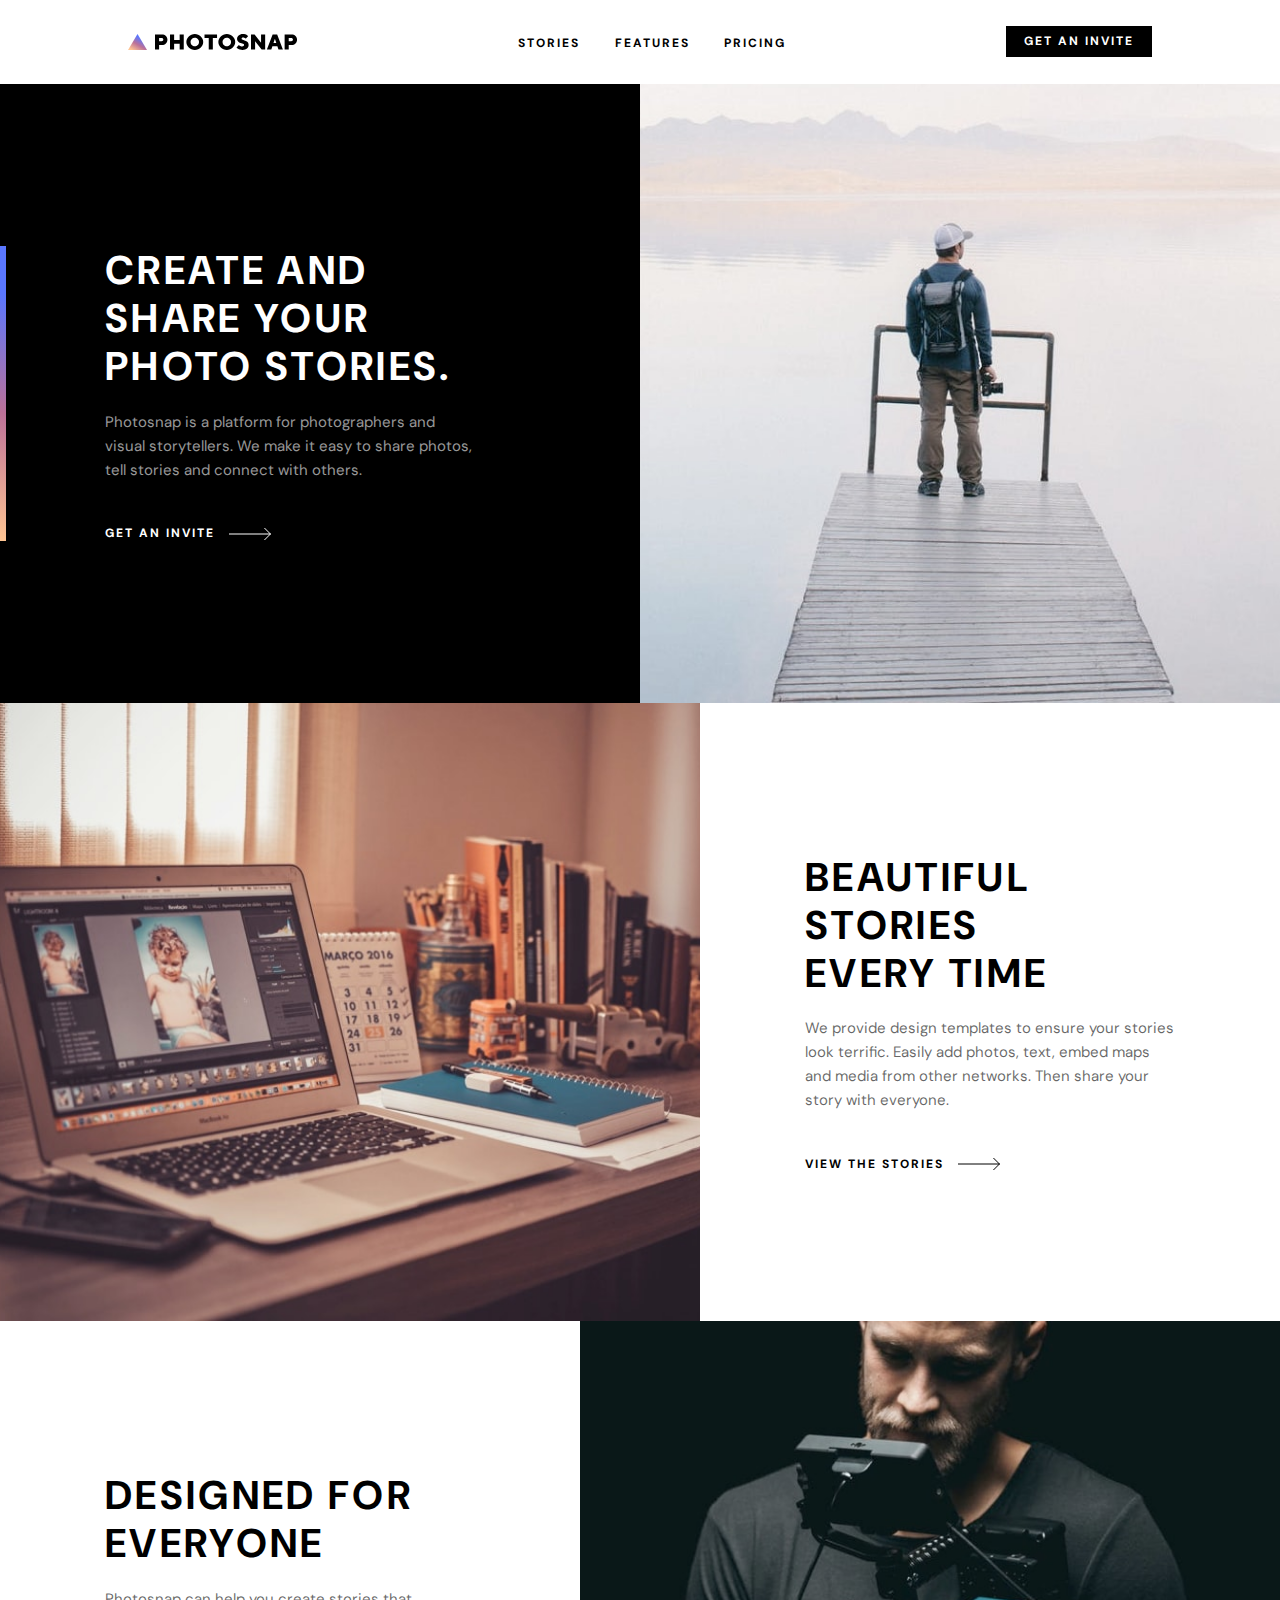
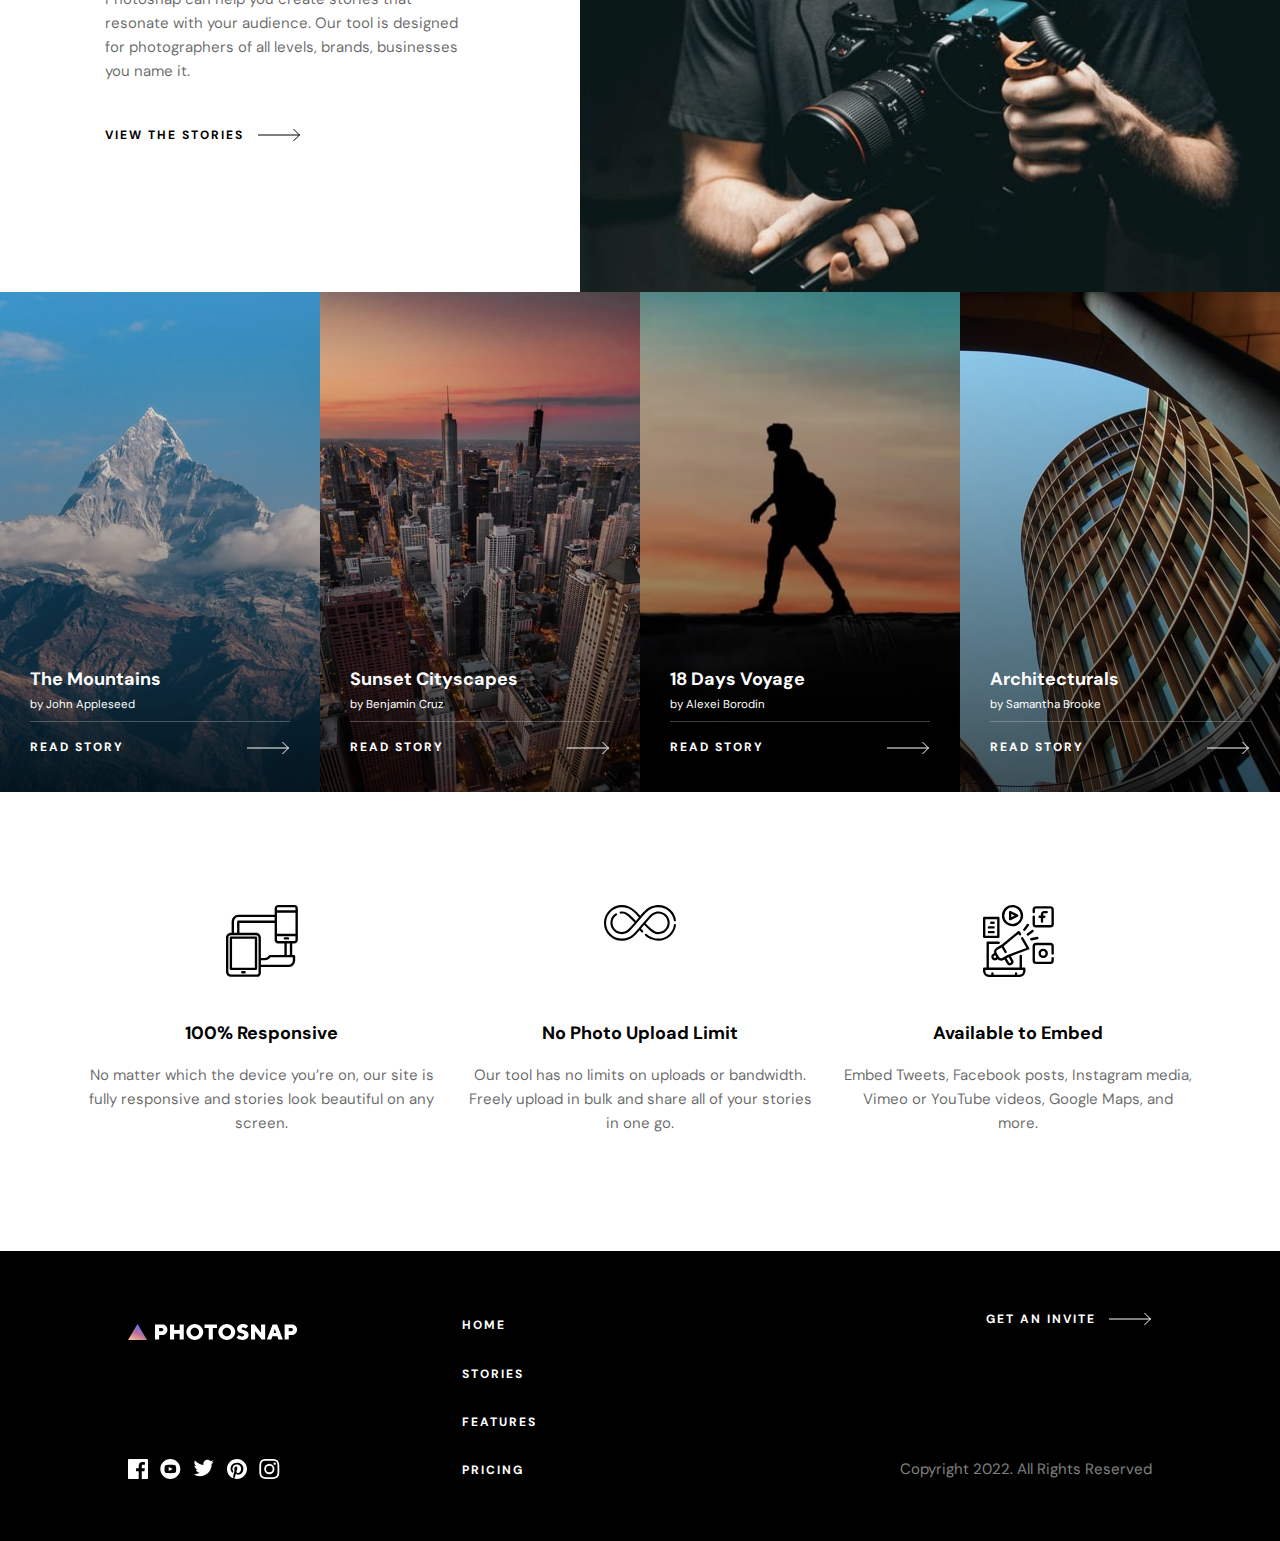
<file: index.html>
<!DOCTYPE html>
<html lang="en">
<head>
  <meta charset="UTF-8">
  <meta name="viewport" content="width=device-width, initial-scale=1.0">

  <link rel="icon" type="image/png" sizes="32x32" href="./assets/favicon-32x32.png">
  <link rel="preconnect" href="https://fonts.googleapis.com">
  <link rel="preconnect" href="https://fonts.gstatic.com" crossorigin>
  <link href="https://fonts.googleapis.com/css2?family=DM+Sans:wght@400;700&display=swap" rel="stylesheet">
  <link rel="stylesheet" href="style.css">
  <script defer src="scripts/script.js"></script>
  <title>Frontend Mentor | Photosnap Website Challenge</title>
</head>
<body>
  <header>
    <div class="header container flex-ai-center">
      <div class="logo">
        <a href="index.html">
          <img src="assets/shared/desktop/logo.svg" alt="logo">
        </a>
      </div>
      <nav>
        <ul class="desktop-menu__nav flex-ai-center">
          <li><a class="nav-link uppercase" href="stories.html">Stories</a></li>
          <li><a class="nav-link uppercase" href="features.html">Features</a></li>
          <li><a class="nav-link uppercase" href="pricing.html">Pricing</a></li>
        </ul>
      </nav>
      <a href="pricing.html" class="button button__bg-black header-button invite-btn fs-link uppercase">Get an invite</a>
      <button id="mobile-button" class="mobile-menu__button"></button>
    </div>
    <div class="overlay"></div>
    <div id="mobile-menu" class="mobile-menu">
      <nav>
        <ul class="mobile-menu__nav">
          <li><a class="uppercase color-black" href="stories.html">Stories</a></li>
          <li><a class="uppercase color-black" href="features.html">Features</a></li>
          <li><a class="uppercase color-black" href="pricing.html">Pricing</a></li>
        </ul>
      </nav>
      <a href="pricing.html" class="button__mobile color-white uppercase">Get an invite</a>
    </div>
  </header>
  <section class="hero">
    <div class="wrapper">
      <div class="hero__intro">
        <h1 class="max-title uppercase">Create and <span>share your</span> <span>photo Stories.</span></h1>
        <p class="text-flow">Photosnap is a platform for photographers and visual storytellers. We make it 
          easy to share photos, tell stories and connect with others.</p>
        <a class="invite-link uppercase color-white flex-ai-center" href="pricing.html">
          Get an invite
          <img class="arrow" src="assets/shared/desktop/arrow.svg" alt="arrow">
        </a>
      </div>
    </div>
    <div class="hero__image hero__image--homepage bg-image-settings"></div>
  </section>

  <section class="about">
    <div class="about__item item-stories">
      <h2 class="max-title color-black uppercase">Beautiful <span>stories</span> <span>every time</span></h2>
      <p class="text-flow color-white">We provide design templates to ensure your stories look terrific. Easily add 
        photos, text, embed maps and media from other networks. Then share your story 
        with everyone.</p>
      <a class="about__item--link uppercase color-black flex-ai-center" href="stories.html">
        View the stories
        <img class="arrow--black" src="assets/shared/desktop/arrow.svg" alt="arrow">
      </a>
    </div>
    <div class="about__item item-design">
      <h2 class="max-title color-black uppercase"> Designed for <span>everyone</span></h2>
      <p class="text-flow color-white">Photosnap can help you create stories that resonate with your audience.  Our 
        tool is designed for photographers of all levels, brands, businesses you name it. </p>
      <a class="about__item--link uppercase color-black flex-ai-center" href="stories.html">
        View the stories
        <img class="arrow--black" src="assets/shared/desktop/arrow.svg" alt="arrow">
      </a>
    </div>
    <div class="about__image bg-image-settings item-stories__image"></div>
    <div class="about__image bg-image-settings item-design__image"></div>
  </section>

  <section class="blog">
    <div class="blog__item blog__item--1 bg-image-settings">
      <div class="blog__item--content">
        <h3 class="min-title color-white">The Mountains</h3>
        <p class="subtitle color-white">by John Appleseed</p>
        <a class="blog__item--link uppercase color-white flex-ai-center" href="stories.html">
          Read Story
          <img class="arrow" src="assets/shared/desktop/arrow.svg" alt="arrow">
        </a>
      </div>
    </div>
    <div class="blog__item blog__item--2 bg-image-settings">
      <div class="blog__item--content">
        <h3 class="min-title color-white">Sunset Cityscapes</h3>
        <p class="subtitle color-white">by Benjamin Cruz</p>
        <a class="blog__item--link uppercase color-white flex-ai-center" href="stories.html">
          Read Story
          <img class="arrow" src="assets/shared/desktop/arrow.svg" alt="arrow">
        </a>
      </div>
    </div>
    <div class="blog__item blog__item--3 bg-image-settings">
      <div class="blog__item--content">
        <h3 class="min-title color-white">18 Days Voyage</h3>
        <p class="subtitle color-white">by Alexei Borodin</p>
        <a class="blog__item--link uppercase color-white flex-ai-center" href="stories.html">
          Read Story
          <img class="arrow" src="assets/shared/desktop/arrow.svg" alt="arrow">
        </a>
      </div>
    </div>
    <div class="blog__item blog__item--4 bg-image-settings">
      <div class="blog__item--content">
        <h3 class="min-title color-white">Architecturals</h3>
        <p class="subtitle color-white">by Samantha Brooke</p>
        <a class="blog__item--link uppercase color-white flex-ai-center" href="stories.html">
          Read Story
          <img class="arrow" src="assets/shared/desktop/arrow.svg" alt="arrow">
        </a>
      </div>
    </div>
  </section>
  <section class="features">
    <div class="features-container container">
      <div class="feature__item">
        <img class="feature__item--img" src="assets/features/desktop/responsive.svg" alt="devices">
        <div class="feature__item--body">
          <h3 class="min-title color-black">100% Responsive</h3>
          <p>No matter which the device you’re on, our site is fully responsive and stories 
            look beautiful on any screen.</p>
        </div>
      </div>
      <div class="feature__item">
        <img class="feature__item--img" src="assets/features/desktop/no-limit.svg" alt="infinity sign">
        <div class="feature__item--body">
          <h3 class="min-title color-black">No Photo Upload Limit</h3>
          <p>Our tool has no limits on uploads or bandwidth. Freely upload in bulk and 
          share all of your stories in one go.
        </div>
        </p>
      </div>
      <div class="feature__item">
        <img class="feature__item--img" src="assets/features/desktop/embed.svg" alt="logos">
        <div class="feature__item--body">
          <h3 class="min-title color-black">Available to Embed</h3>
          <p>Embed Tweets, Facebook posts, Instagram media, Vimeo or YouTube videos, 
            Google Maps, and more. </p>
        </div>
      </div>
    </div>
  </section>
  <footer>
    <div class="footer-container container">
      <img class="footer__logo" src="assets/shared/desktop/logo-footer.svg" alt="logo">
      
        <ul class="socials">
          <li>
            <a href="">
              <img class="social__link--icon" src="assets/shared/desktop/facebook.svg" alt="Facebook">
            </a>
          </li>
          <li>
            <a href="">
              <img class="social__link--icon" src="assets/shared/desktop/youtube.svg" alt="YouTube">
            </a>
          </li>
          <li>
            <a href="">
              <img class="social__link--icon" src="assets/shared/desktop/twitter.svg" alt="Twitter">
            </a>
          </li>
          <li>
            <a href=""><img class="social__link--icon" src="assets/shared/desktop/pinterest.svg" alt="Pinterest">
            </a>
          </li>
          <li>
            <a href=""><img class="social__link--icon" src="assets/shared/desktop/instagram.svg" alt="Instagram">
            </a>
          </li>
        </ul>
      
      
        <ul class="footer-menu__nav">
          <li><a class="footer-menu__nav--link uppercase color-white" href="index.html">Home</a></li>
          <li><a class="footer-menu__nav--link uppercase color-white" href="stories.html">Stories</a></li>
          <li><a class="footer-menu__nav--link uppercase color-white" href="features.html">Features</a></li>
          <li><a class="footer-menu__nav--link uppercase color-white" href="pricing.html">Pricing</a></li>
        </ul>
    
      <a class="invite-link footer__link uppercase color-white flex-ai-center" href="pricing.html">
        Get an invite
        <img class="arrow" src="assets/shared/desktop/arrow.svg" alt="arrow">
      </a>
      <p class="copyright">Copyright 2022. All Rights Reserved</p>
    </div>
  </footer>
</body>
</html>
</file>
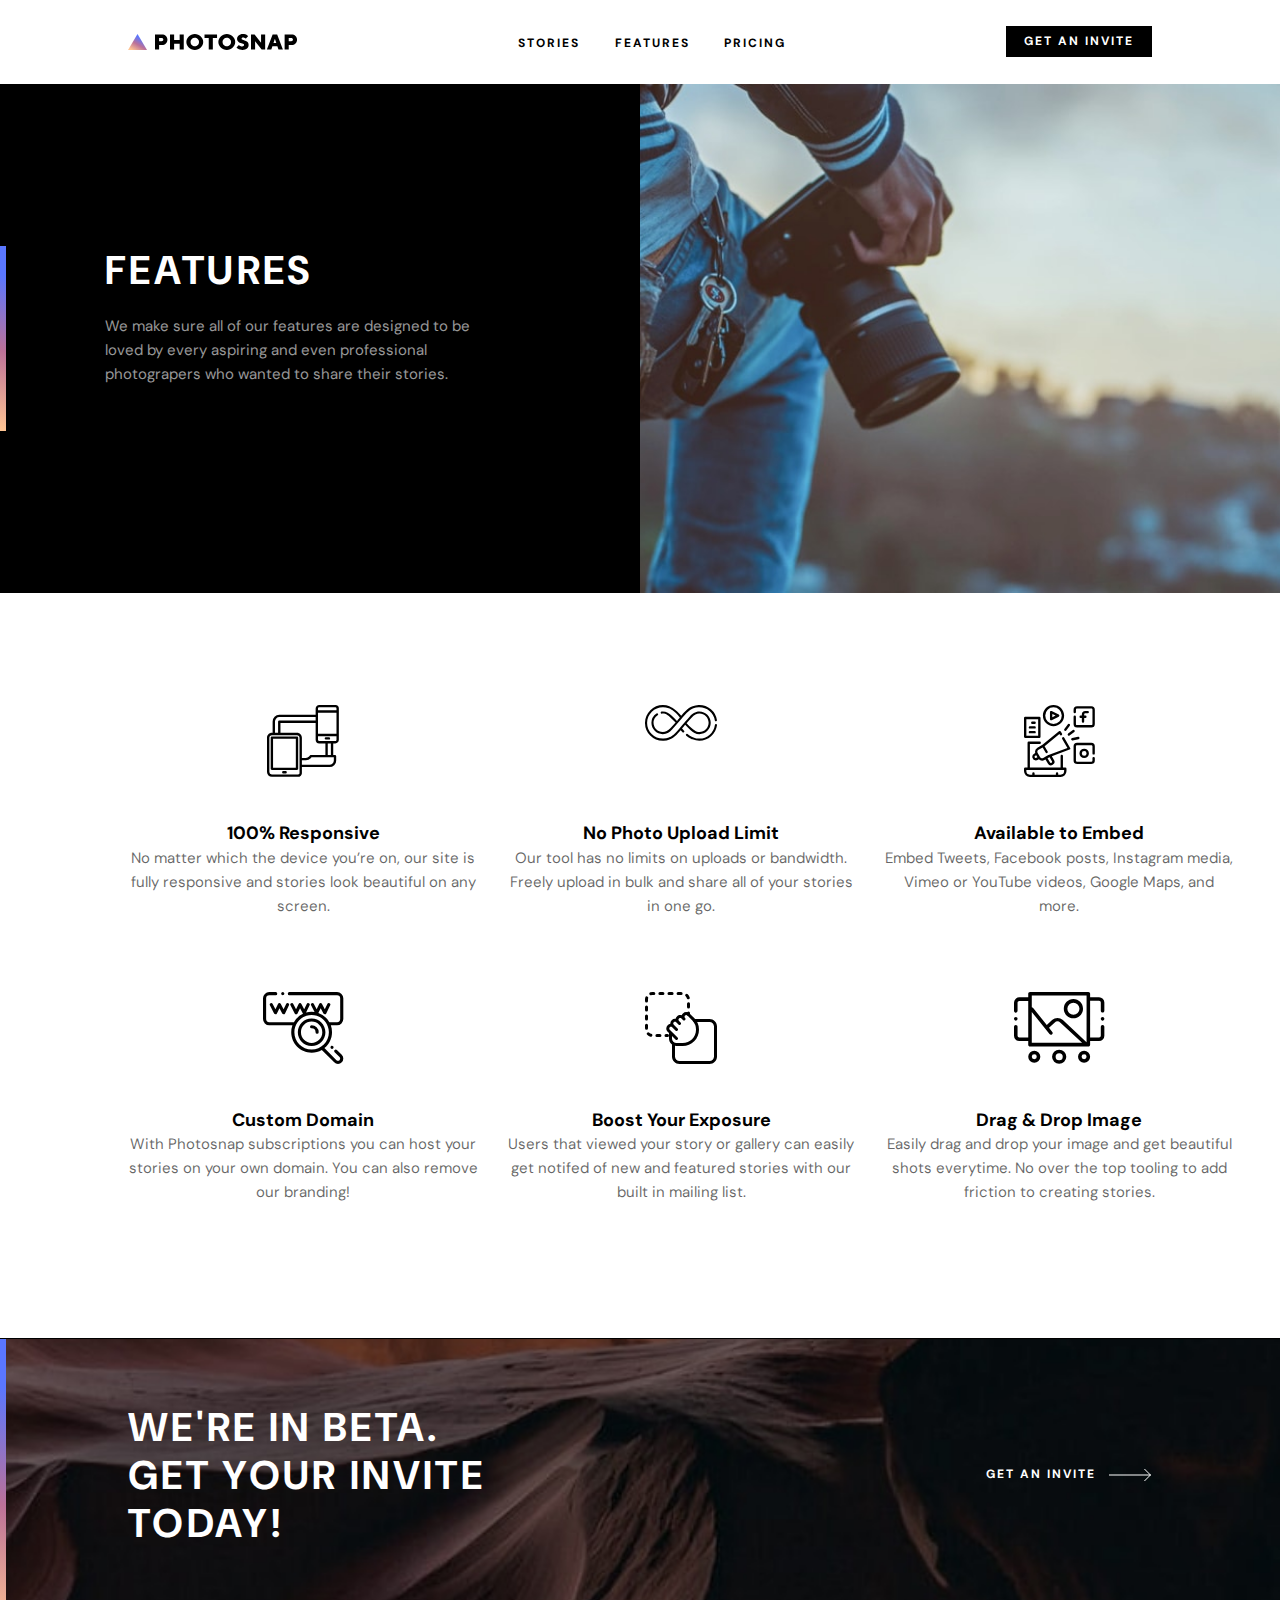
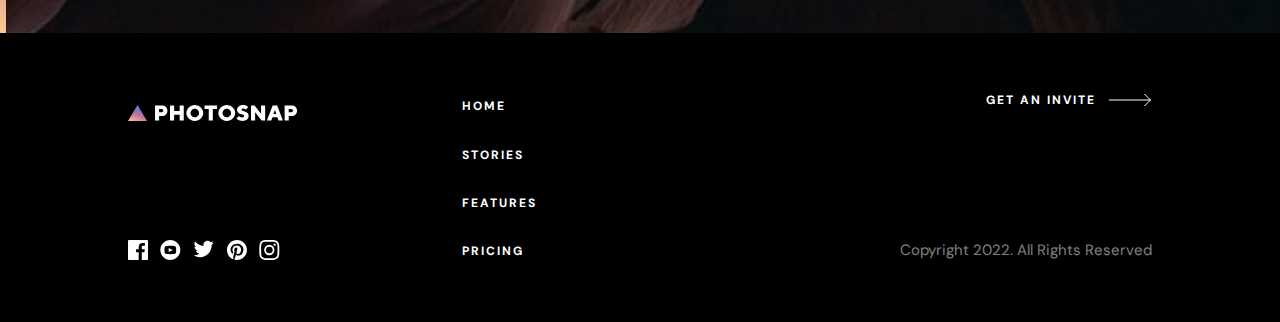
<file: features.html>
<!DOCTYPE html>
<html lang="en">
<head>
  <meta charset="UTF-8">
  <meta name="viewport" content="width=device-width, initial-scale=1.0">

  <link rel="icon" type="image/png" sizes="32x32" href="./assets/favicon-32x32.png">
  <link rel="icon" type="image/png" sizes="32x32" href="./assets/favicon-32x32.png">
  <link rel="preconnect" href="https://fonts.googleapis.com">
  <link rel="preconnect" href="https://fonts.gstatic.com" crossorigin>
  <link href="https://fonts.googleapis.com/css2?family=DM+Sans:wght@400;700&display=swap" rel="stylesheet">
  <link rel="stylesheet" href="style.css">
  <script defer src="scripts/script.js"></script>
  <title>Frontend Mentor | Photosnap Website Challenge</title>
</head>
<body>
  <header>
    <div class="header container flex-ai-center">
      <div class="logo">
        <a href="index.html">
          <img src="assets/shared/desktop/logo.svg" alt="logo">
        </a>
      </div>
      <nav>
        <ul class="desktop-menu__nav flex-ai-center">
          <li><a class="nav-link uppercase" href="stories.html">Stories</a></li>
          <li><a class="nav-link uppercase" href="features.html">Features</a></li>
          <li><a class="nav-link uppercase" href="pricing.html">Pricing</a></li>
        </ul>
      </nav>
      <a href="pricing.html" class="button button__bg-black header-button fs-link uppercase">Get an invite</a>
      <button id="mobile-button" class="mobile-menu__button"></button>
    </div>
    <div class="overlay"></div>
    <div id="mobile-menu" class="mobile-menu">
      <nav>
        <ul class="mobile-menu__nav">
          <li><a class="uppercase color-black" href="stories.html">Stories</a></li>
          <li><a class="uppercase color-black" href="features.html">Features</a></li>
          <li><a class="uppercase color-black" href="pricing.html">Pricing</a></li>
        </ul>
      </nav>
      <a href="pricing.html" class="button__mobile color-white uppercase">Get an invite</a>
    </div>
  </header>
  <section class="hero">
    <div class="wrapper">
      <div class="hero__intro">
        <h1 class="max-title uppercase"> Features</h1>
        <p class="text-flow"> We make sure all of our features are designed to be loved by every aspiring and even 
          professional photograpers who wanted to share their stories.</p>
      </div>
    </div>
    <div class="hero__image hero__image--feature bg-image-settings"></div>
  </section>
  <section class="features">
    <div class="features-page__container container">
      <div class="feature__item">
        <img class="feature__item--img" src="assets/features/desktop/responsive.svg" alt="devices">
        <div class="feature__item--body">
          <h2 class="min-title color-black">100% Responsive</h2>
          <p>No matter which the device you’re on, our site is fully responsive and stories 
            look beautiful on any screen.</p>
        </div>
      </div>
      <div class="feature__item">
        <img class="feature__item--img" src="assets/features/desktop/no-limit.svg" alt="infinity sign">
        <div class="feature__item--body">
          <h2 class="min-title color-black">No Photo Upload Limit</h2>
          <p>Our tool has no limits on uploads or bandwidth. Freely upload in bulk and 
          share all of your stories in one go.
        </div>
        </p>
      </div>
      <div class="feature__item">
        <img class="feature__item--img" src="assets/features/desktop/embed.svg" alt="logos">
        <div class="feature__item--body">
          <h2 class="min-title color-black">Available to Embed</h2>
          <p>Embed Tweets, Facebook posts, Instagram media, Vimeo or YouTube videos, 
            Google Maps, and more. </p>
        </div>
      </div>
      <div class="feature__item">
        <img class="feature__item--img" src="assets/features/desktop/custom-domain.svg" alt="devices">
        <div class="feature__item--body">
          <h2 class="min-title color-black">Custom Domain</h2>
          <p>With Photosnap subscriptions you can host your stories on your own domain. You can 
            also remove our branding!</p>
        </div>
      </div>
      <div class="feature__item">
        <img class="feature__item--img" src="assets/features/desktop/boost-exposure.svg" alt="devices">
        <div class="feature__item--body">
          <h2 class="min-title color-black">Boost Your Exposure</h2>
          <p>Users that viewed your story or gallery can easily get notifed of new and featured 
            stories with our built in mailing list.</p>
        </div>
      </div>
      <div class="feature__item">
        <img class="feature__item--img" src="assets/features/desktop/drag-drop.svg" alt="devices">
        <div class="feature__item--body">
          <h2 class="min-title color-black">Drag & Drop Image</h2>
          <p>Easily drag and drop your image and get beautiful shots everytime. No over the top 
            tooling to add friction to creating stories.</p>
        </div>
      </div>
    </div>
  </section>
  <section class="beta bg-image-settings">
    <div class="beta__container container">
      <h3 class="max-title uppercase color-white">We're in Beta. <br> Get your invite <br> today!</h3>
      <a class="beta__link invite-link uppercase color-white flex-ai-center" href="#">
        Get an invite
        <img class="arrow" src="assets/shared/desktop/arrow.svg" alt="arrow">
      </a>
    </div>
  </section>
  <footer>
    <div class="footer-container container">
      <img class="footer__logo" src="assets/shared/desktop/logo-footer.svg" alt="logo">
      
        <ul class="socials">
          <li>
            <a href="">
              <img class="social__link--icon" src="assets/shared/desktop/facebook.svg" alt="Facebook">
            </a>
          </li>
          <li>
            <a href="">
              <img class="social__link--icon" src="assets/shared/desktop/youtube.svg" alt="YouTube">
            </a>
          </li>
          <li>
            <a href="">
              <img class="social__link--icon" src="assets/shared/desktop/twitter.svg" alt="Twitter">
            </a>
          </li>
          <li>
            <a href=""><img class="social__link--icon" src="assets/shared/desktop/pinterest.svg" alt="Pinterest">
            </a>
          </li>
          <li>
            <a href=""><img class="social__link--icon" src="assets/shared/desktop/instagram.svg" alt="Instagram">
            </a>
          </li>
        </ul>
      
      
        <ul class="footer-menu__nav">
          <li><a class="footer-menu__nav--link uppercase color-white" href="index.html">Home</a></li>
          <li><a class="footer-menu__nav--link uppercase color-white" href="stories.html">Stories</a></li>
          <li><a class="footer-menu__nav--link uppercase color-white" href="features.html">Features</a></li>
          <li><a class="footer-menu__nav--link uppercase color-white" href="pricing.html">Pricing</a></li>
        </ul>
    
      <a class="invite-link footer__link uppercase color-white flex-ai-center" href="pricing.html">
        Get an invite
        <img class="arrow" src="assets/shared/desktop/arrow.svg" alt="arrow">
      </a>
      <p class="copyright">Copyright 2022. All Rights Reserved</p>
    </div>
  </footer>
</body>
</html>
</file>
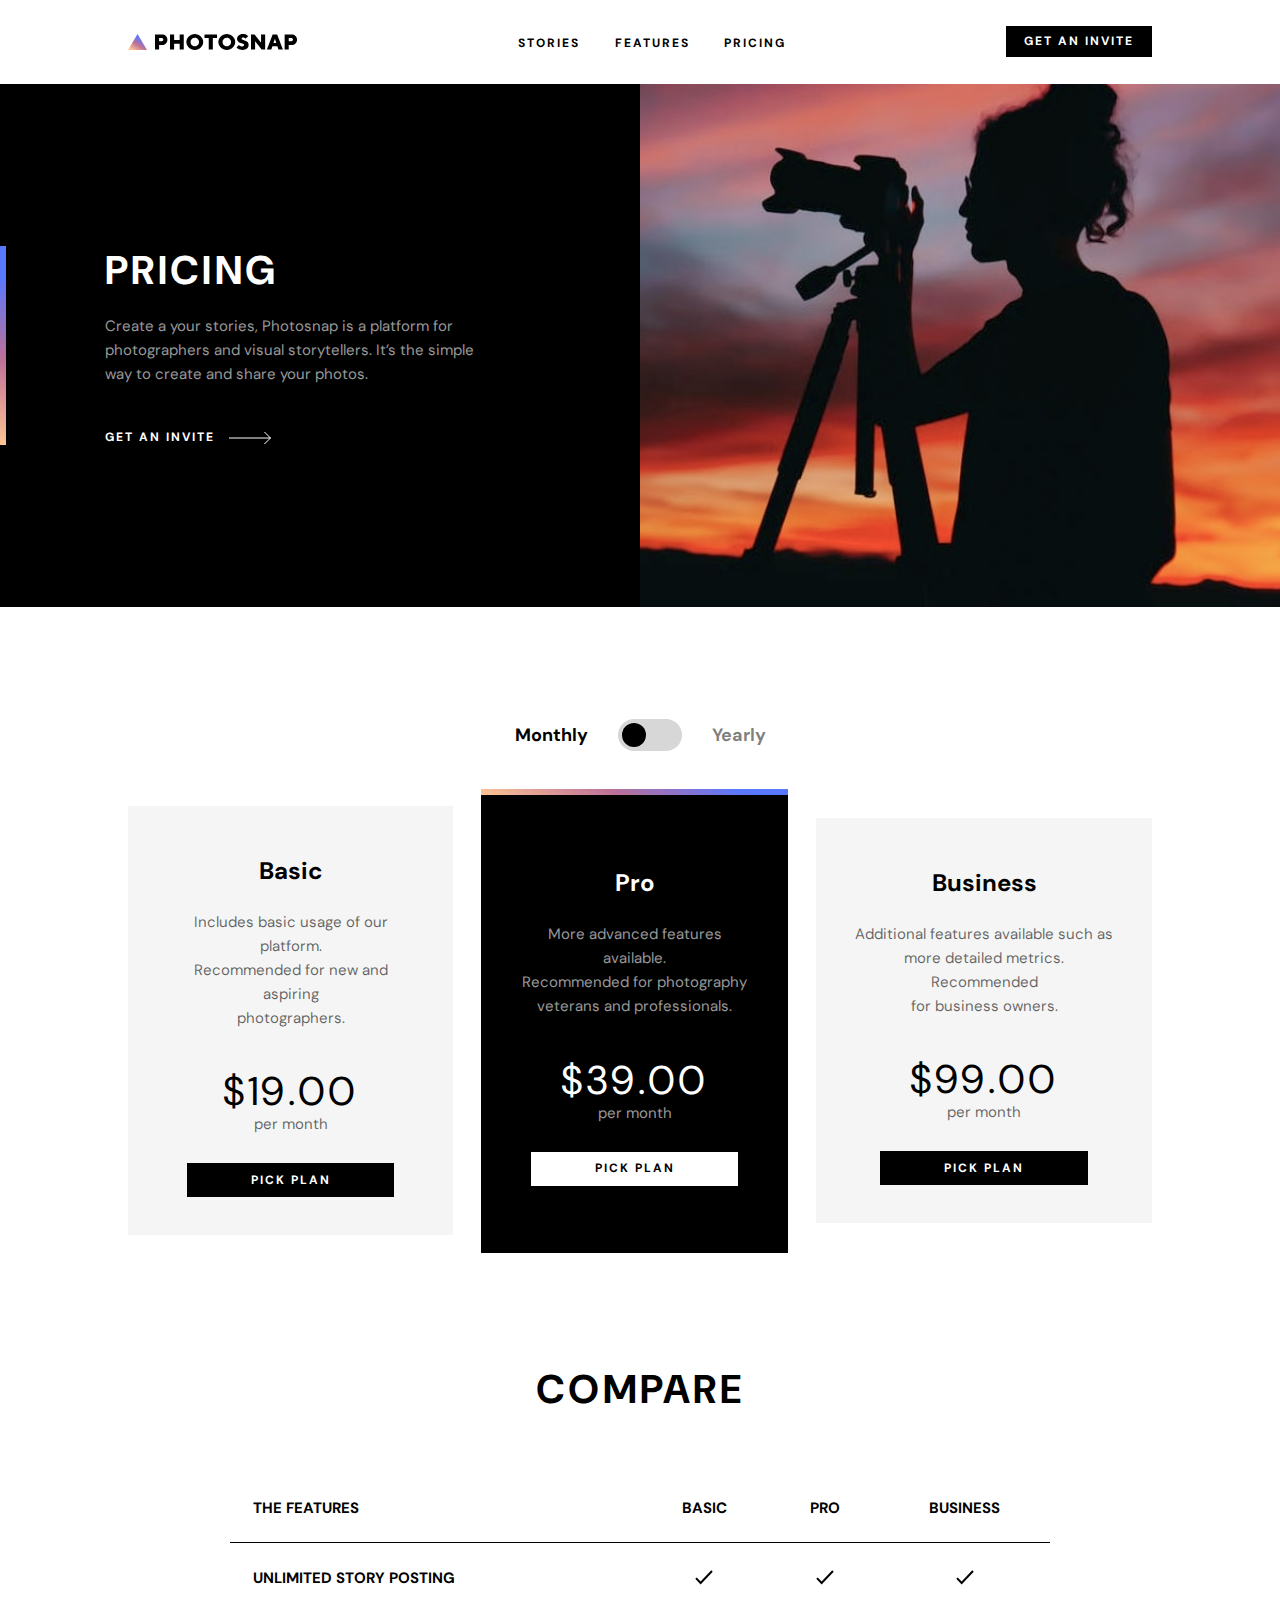
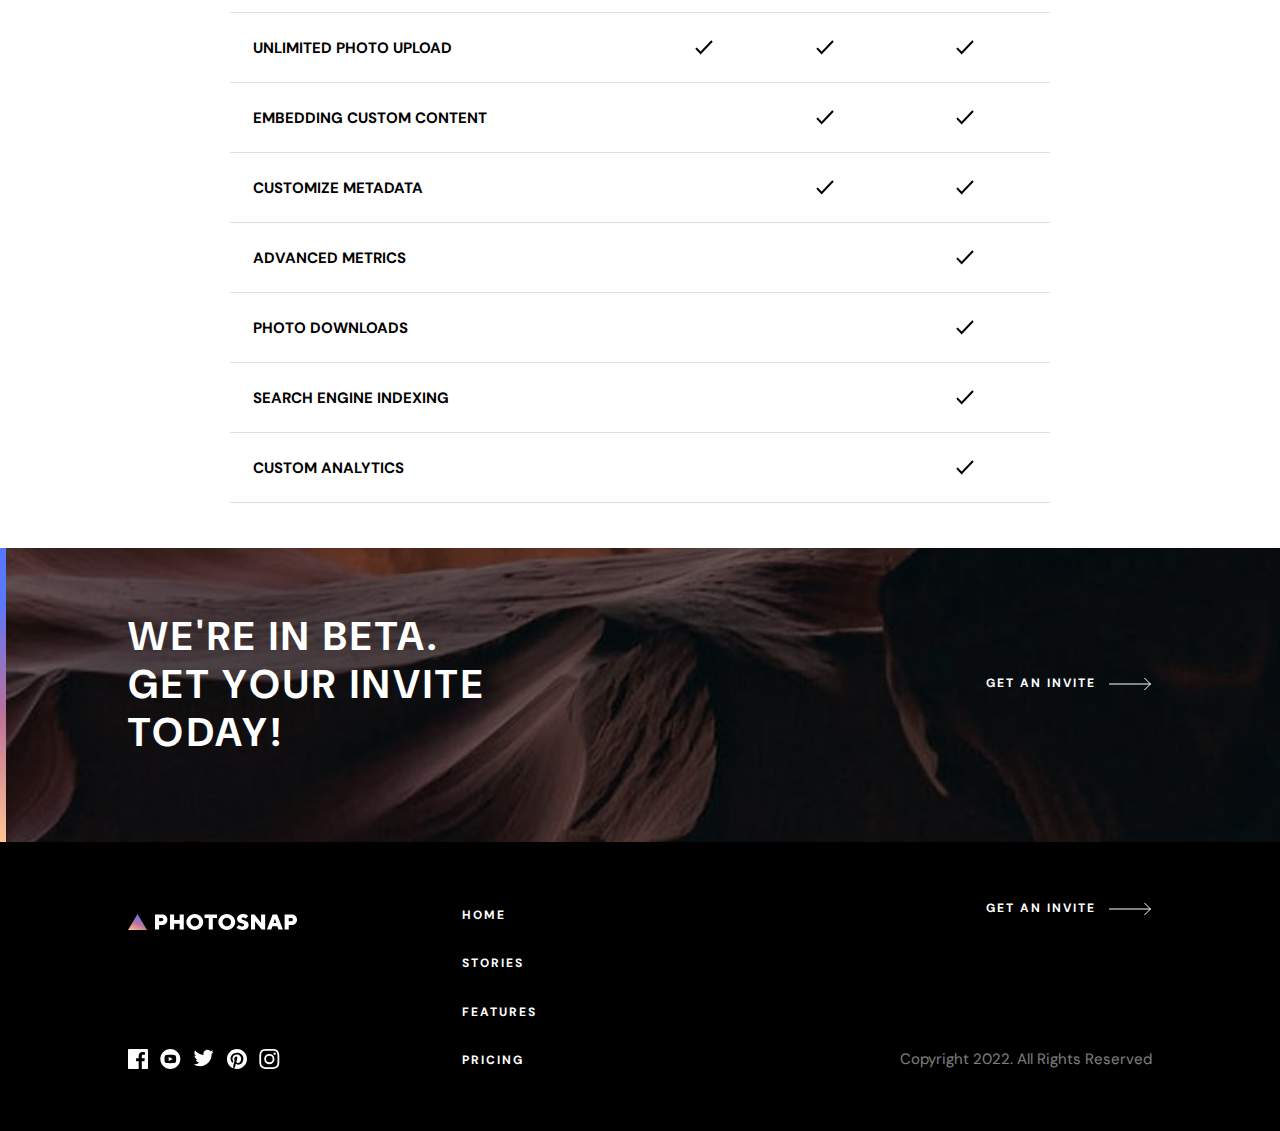
<file: pricing.html>
<!DOCTYPE html>
<html lang="en">
<head>
  <meta charset="UTF-8">
  <meta name="viewport" content="width=device-width, initial-scale=1.0">

  <link rel="icon" type="image/png" sizes="32x32" href="./assets/favicon-32x32.png">
  <link rel="icon" type="image/png" sizes="32x32" href="./assets/favicon-32x32.png">
  <link rel="preconnect" href="https://fonts.googleapis.com">
  <link rel="preconnect" href="https://fonts.gstatic.com" crossorigin>
  <link href="https://fonts.googleapis.com/css2?family=DM+Sans:wght@400;700&display=swap" rel="stylesheet">
  <link rel="stylesheet" href="style.css">
  <script defer src="scripts/script.js"></script>
  <title>Frontend Mentor | Photosnap Website Challenge</title>
</head>
<body>
  <header>
    <div class="header container flex-ai-center">
      <div class="logo">
        <a href="index.html">
          <img src="assets/shared/desktop/logo.svg" alt="logo">
        </a>
      </div>
      <nav>
        <ul class="desktop-menu__nav flex-ai-center">
          <li><a class="nav-link uppercase" href="stories.html">Stories</a></li>
          <li><a class="nav-link uppercase" href="features.html">Features</a></li>
          <li><a class="nav-link uppercase" href="pricing.html">Pricing</a></li>
        </ul>
      </nav>
      <a href="#pricing" class="button button__bg-black header-button fs-link uppercase">Get an invite</a>
      <button id="mobile-button" class="mobile-menu__button"></button>
    </div>
    <div class="overlay"></div>
    <div id="mobile-menu" class="mobile-menu">
      <nav>
        <ul class="mobile-menu__nav">
          <li><a class="uppercase color-black" href="stories.html">Stories</a></li>
          <li><a class="uppercase color-black" href="features.html">Features</a></li>
          <li><a class="uppercase color-black" href="pricing.html">Pricing</a></li>
        </ul>
      </nav>
      <a href="#pricing" class="button__mobile color-white uppercase">Get an invite</a>
    </div>
  </header>
  <section class="hero">
    <div class="wrapper">
      <div class="hero__intro">
        <h1 class="max-title uppercase">Pricing</h1>
        <p class="text-flow">Create a your stories, Photosnap is a platform for photographers and visual storytellers. 
          It’s the simple way to create and share your photos.</p>
        <a class="invite-link uppercase color-white flex-ai-center" href="#pricing">
          Get an invite
          <img class="arrow" src="assets/shared/desktop/arrow.svg" alt="arrow">
        </a>
      </div>
    </div>
    <div class="hero__image hero__image--pricing bg-image-settings"></div>
  </section>
  <section id="pricing" class="pricing">
    <div class="pricing-container container">
      <div class="subscrption-toggle flex-ai-center">
        <input type="checkbox" name="switch" id="toggle">
        <label class="toggle" for="toggle"></label>
        <span class="monthly min-title">Monthly</span>
        <span class="yearly min-title">Yearly</span>
      </div>
      <div class="pricing-cards">
        <div class="pricing-card">
          <h2 class="pricing-card__title mid-title color-black">Basic</h2>
          <p class="pricing-card__text">Includes basic usage of our platform. <br> Recommended for new and aspiring <br> photographers.</p>
          <p class="per-month max-title price color-black">$19.00 <span>per month</span></p>
          <p class="per-year max-title price color-black">$190.00 <span>per year</span></p>
          <button class="pricing-card__button button__bg-black color-black uppercase">Pick Plan</button>
        </div>
        <div class="pricing-card pricing-card__pro">
          <h2 class="pricing-card__title mid-title color-white">Pro</h2>
          <p class="pricing-card__text">More advanced features available. <br> Recommended for photography <br> veterans and professionals.</p>
          <p class="per-month max-title price price--pro color-white">$39.00 <span>per month</span></p>
          <p class="per-year max-title price price--pro color-white">$390.00 <span>per year</span></p>
          <button class="pricing-card__button button__bg-white color-white uppercase">Pick Plan</button>
        </div>
        <div class="pricing-card">
          <h2 class="pricing-card__title mid-title color-black">Business</h2>
          <p class="pricing-card__text">Additional features available such as <br> more detailed metrics. Recommended <br> for business owners.</p>
          <p class="per-month max-title price color-black">$99.00 <span>per month</span></p>
          <p class="per-year max-title price color-black">$990.00 <span>per year</span></p>
          <button class="pricing-card__button button__bg-black color-black uppercase">Pick Plan</button>
        </div>
      </div>
    </div>
  </section>
  <section>
    <div class="pricing-features container">
      <h3 class="max-title uppercase">Compare</h3>
      <div class="pricing-features__content--mobile">
        <h4 class="pricing-features__title--main uppercase">The Features</h4>
      <div class="pricing-features__item">
        <h4 class="pricing-features__title uppercase">Unlimited Story Posting</h4>
        <p class="pricing-features__option basic-option uppercase">Basic</p>
        <p class="pricing-features__option pro-option uppercase">Pro</p>
        <p class="pricing-features__option business-option uppercase">Business</p>
        <img class="basic-option--check" src="assets/pricing/desktop/check.svg" alt="check">
        <img class="pro-option--check" src="assets/pricing/desktop/check.svg" alt="check">
        <img class="business-option--check" src="assets/pricing/desktop/check.svg" alt="check">
      </div>
      <div class="pricing-features__item">
        <h4 class="pricing-features__title uppercase">Unlimited Photo Upload</h4>
        <p class="pricing-features__option basic-option uppercase">Basic</p>
        <p class="pricing-features__option pro-option uppercase">Pro</p>
        <p class="pricing-features__option business-option uppercase">Business</p>
        <img class="basic-option--check"src="assets/pricing/desktop/check.svg" alt="check">
        <img class="pro-option--check" src="assets/pricing/desktop/check.svg" alt="check">
        <img class="business-option--check" src="assets/pricing/desktop/check.svg" alt="check">
      </div>
      <div class="pricing-features__item">
        <h4 class="pricing-features__title uppercase">Embedding Custom Content</h4>
        <p class="pricing-features__option basic-option uppercase">Basic</p>
        <p class="pricing-features__option pro-option uppercase">Pro</p>
        <p class="pricing-features__option business-option uppercase">Business</p>
        <img class="pro-option--check" src="assets/pricing/desktop/check.svg" alt="check">
        <img class="business-option--check" src="assets/pricing/desktop/check.svg" alt="check">
      </div>
      <div class="pricing-features__item">
        <h4 class="pricing-features__title uppercase">Customize Metadata</h4>
        <p class="pricing-features__option basic-option uppercase">Basic</p>
        <p class="pricing-features__option pro-option uppercase">Pro</p>
        <p class="pricing-features__option business-option uppercase">Business</p>
        <img class="pro-option--check" src="assets/pricing/desktop/check.svg" alt="check">
        <img class="business-option--check" src="assets/pricing/desktop/check.svg" alt="check">
      </div>
      <div class="pricing-features__item">
        <h4 class="pricing-features__title uppercase">Advanced Metrics</h4>
        <p class="pricing-features__option basic-option uppercase">Basic</p>
        <p class="pricing-features__option pro-option uppercase">Pro</p>
        <p class="pricing-features__option business-option uppercase">Business</p>
        <img class="business-option--check" src="assets/pricing/desktop/check.svg" alt="check">
      </div>
      <div class="pricing-features__item">
        <h4 class="pricing-features__title uppercase">Photo Downloads</h4>
        <p class="pricing-features__option basic-option uppercase">Basic</p>
        <p class="pricing-features__option pro-option uppercase">Pro</p>
        <p class="pricing-features__option business-option uppercase">Business</p>
        <img class="business-option--check" src="assets/pricing/desktop/check.svg" alt="check">
      </div>
      <div class="pricing-features__item">
        <h4 class="pricing-features__title uppercase">Search Engine Indexing</h4>
        <p class="pricing-features__option basic-option uppercase">Basic</p>
        <p class="pricing-features__option pro-option uppercase">Pro</p>
        <p class="pricing-features__option business-option uppercase">Business</p>
        <img class="business-option--check" src="assets/pricing/desktop/check.svg" alt="check">
      </div>
      <div class="pricing-features__item">
        <h4 class="pricing-features__title uppercase">Custom Analytics</h4>
        <p class="pricing-features__option basic-option uppercase">Basic</p>
        <p class="pricing-features__option pro-option uppercase">Pro</p>
        <p class="pricing-features__option business-option uppercase">Business</p>
        <img class="business-option--check" src="assets/pricing/desktop/check.svg" alt="check">
      </div>
      </div>
      <div class="pricing-features__content">
        <table>
          <tr>
            <td class="pricing-features__title uppercase features">The Features</td>
            <td class="pricing-features__title uppercase features">Basic</td>
            <td class="pricing-features__title uppercase features">Pro</td>
            <td class="pricing-features__title uppercase features">Business</td>
          </tr>
          <tr>
            <td class="options pricing-features__title uppercase">Unlimited Story Posting</td>
            <td class="options"><img src="assets/pricing/desktop/check.svg" alt="check"></td>
            <td class="options"><img src="assets/pricing/desktop/check.svg" alt="check"></td>
            <td class="options"><img src="assets/pricing/desktop/check.svg" alt="check"></td>
          </tr>
          <tr>
            <td class="options pricing-features__title uppercase">Unlimited Photo Upload</td>
            <td class="options"><img src="assets/pricing/desktop/check.svg" alt="check"></td>
            <td class="options"><img src="assets/pricing/desktop/check.svg" alt="check"></td>
            <td class="options"><img src="assets/pricing/desktop/check.svg" alt="check"></td>
        </tr>
        <tr>
          <td class="options pricing-features__title uppercase">Embedding Custom Content</td>
          <td class="options"></td>
          <td class="options"><img src="assets/pricing/desktop/check.svg" alt="check"></td>
          <td class="options"><img src="assets/pricing/desktop/check.svg" alt="check"></td>
        </tr>
        <tr>
          <td class="options pricing-features__title uppercase">Customize Metadata</td>
          <td class="options"></td>
          <td class="options"><img src="assets/pricing/desktop/check.svg" alt="check"></td>
          <td class="options"><img src="assets/pricing/desktop/check.svg" alt="check"></td>
        </tr>
        <tr>
          <td class="options pricing-features__title uppercase">Advanced Metrics</td>
          <td class="options"></td>
          <td class="options"></td>
          <td class="options"><img src="assets/pricing/desktop/check.svg" alt="check"></td>
        </tr>
        <tr>
          <td class="options pricing-features__title uppercase">Photo Downloads</td>
          <td class="options"></td>
          <td class="options"></td>
          <td class="options"><img src="assets/pricing/desktop/check.svg" alt="check"></td>
        </tr>
        <tr>
          <td class="options pricing-features__title uppercase">Search Engine Indexing</td>
          <td class="options"></td>
          <td class="options"></td>
          <td class="options"><img src="assets/pricing/desktop/check.svg" alt="check"></td>
        </tr>
        <tr>
          <td class="options pricing-features__title uppercase">Custom Analytics</td>
          <td class="options"></td>
          <td class="options"></td>
          <td class="options"><img src="assets/pricing/desktop/check.svg" alt="check"></td>
        </tr>
      </table>
      </div>
    </div>
  </section>
  <section class="beta bg-image-settings">
    <div class="beta__container container">
      <h3 class="max-title uppercase color-white">We're in Beta. <br> Get your invite <br> today!</h3>
      <a data-goto=".pricing-container" class="beta__link invite-link invite-btn uppercase color-white flex-ai-center" href=".pricing-container">
        Get an invite
        <img class="arrow" src="assets/shared/desktop/arrow.svg" alt="arrow">
      </a>
    </div>
  </section>
  <footer>
    <div class="footer-container container">
      <img class="footer__logo" src="assets/shared/desktop/logo-footer.svg" alt="logo">
      
        <ul class="socials">
          <li>
            <a href="">
              <img class="social__link--icon" src="assets/shared/desktop/facebook.svg" alt="Facebook">
            </a>
          </li>
          <li>
            <a href="">
              <img class="social__link--icon" src="assets/shared/desktop/youtube.svg" alt="YouTube">
            </a>
          </li>
          <li>
            <a href="">
              <img class="social__link--icon" src="assets/shared/desktop/twitter.svg" alt="Twitter">
            </a>
          </li>
          <li>
            <a href=""><img class="social__link--icon" src="assets/shared/desktop/pinterest.svg" alt="Pinterest">
            </a>
          </li>
          <li>
            <a href=""><img class="social__link--icon" src="assets/shared/desktop/instagram.svg" alt="Instagram">
            </a>
          </li>
        </ul>
        
        <ul class="footer-menu__nav">
          <li><a class="footer-menu__nav--link uppercase color-white" href="index.html">Home</a></li>
          <li><a class="footer-menu__nav--link uppercase color-white" href="stories.html">Stories</a></li>
          <li><a class="footer-menu__nav--link uppercase color-white" href="features.html">Features</a></li>
          <li><a class="footer-menu__nav--link uppercase color-white" href="pricing.html">Pricing</a></li>
        </ul>
    
      <a data-goto=".pricing-container" class="invite-link invite-btn footer__link uppercase color-white flex-ai-center" href="pricing.html">
        Get an invite
        <img class="arrow" src="assets/shared/desktop/arrow.svg" alt="arrow">
      </a>
      <p class="copyright">Copyright 2022. All Rights Reserved</p>
    </div>
  </footer>


<script src="scripts/toggle.js"></script>
</body>
</html>
</file>
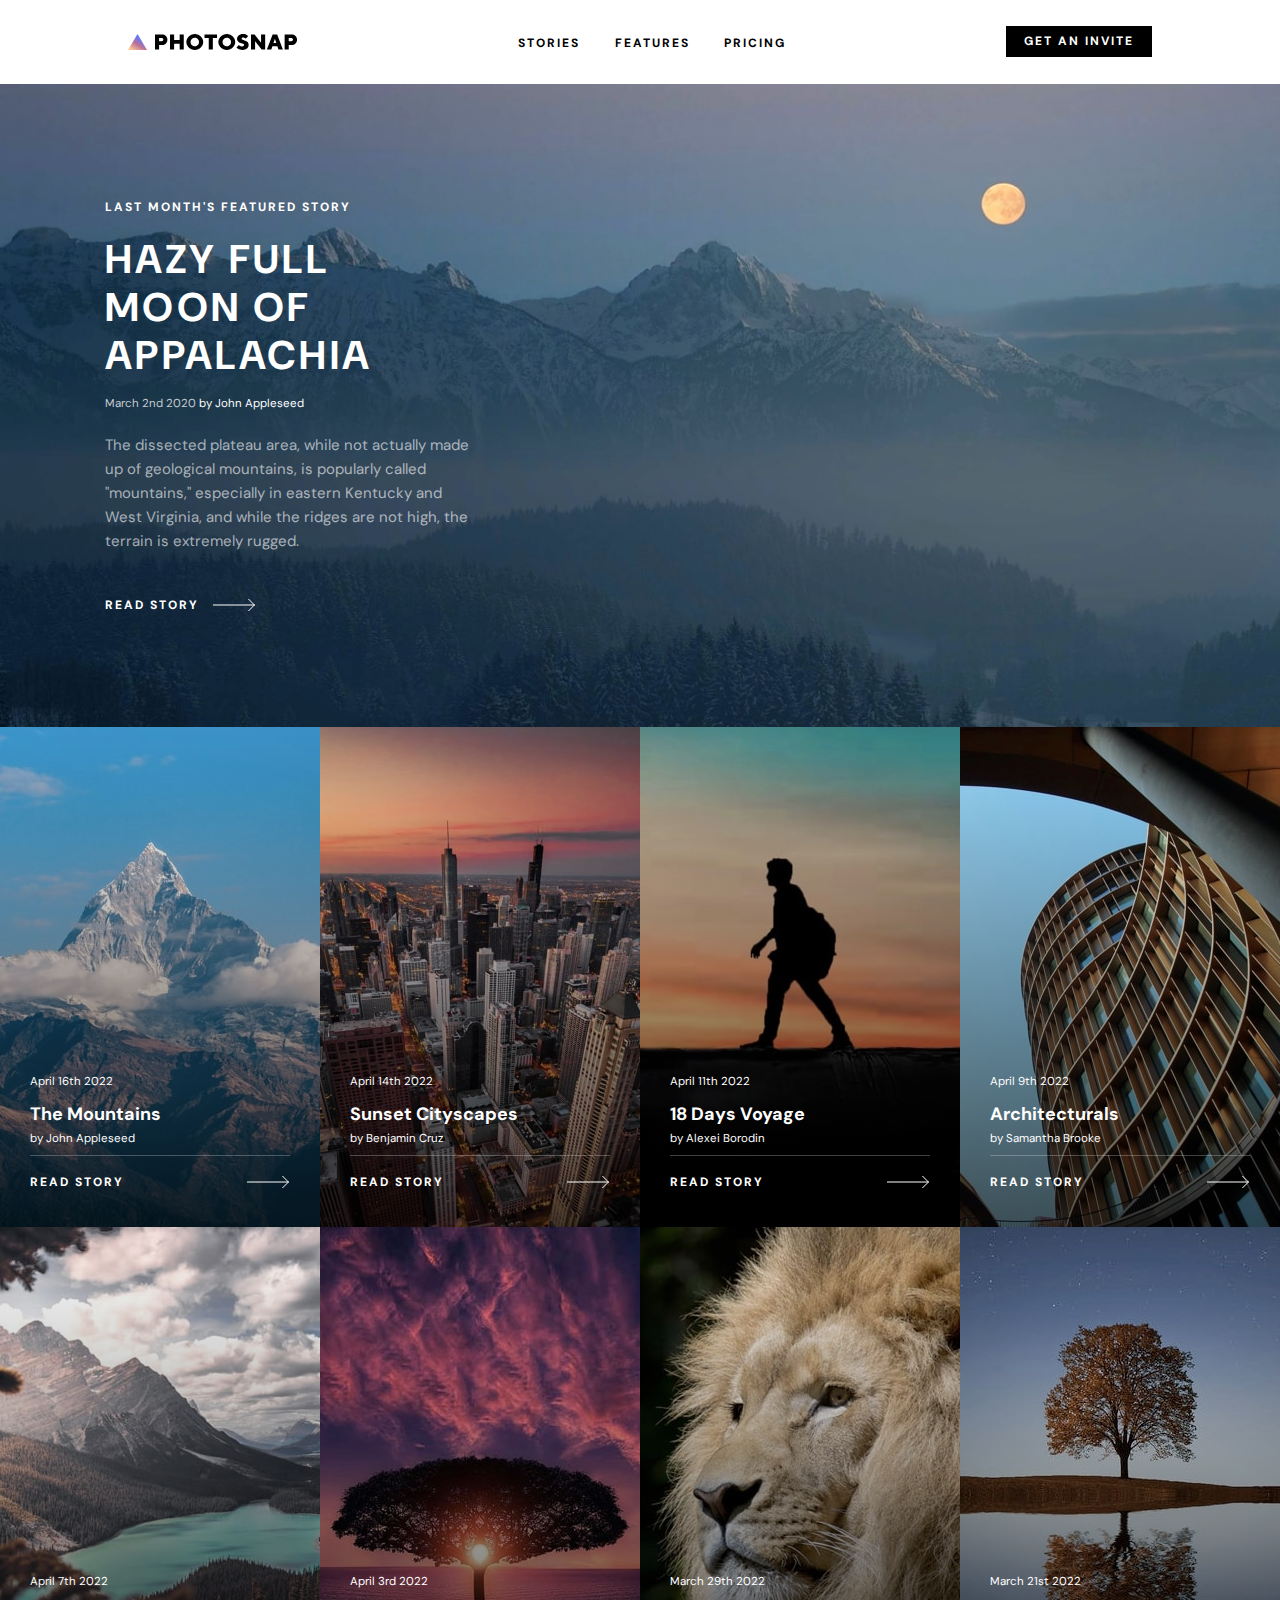
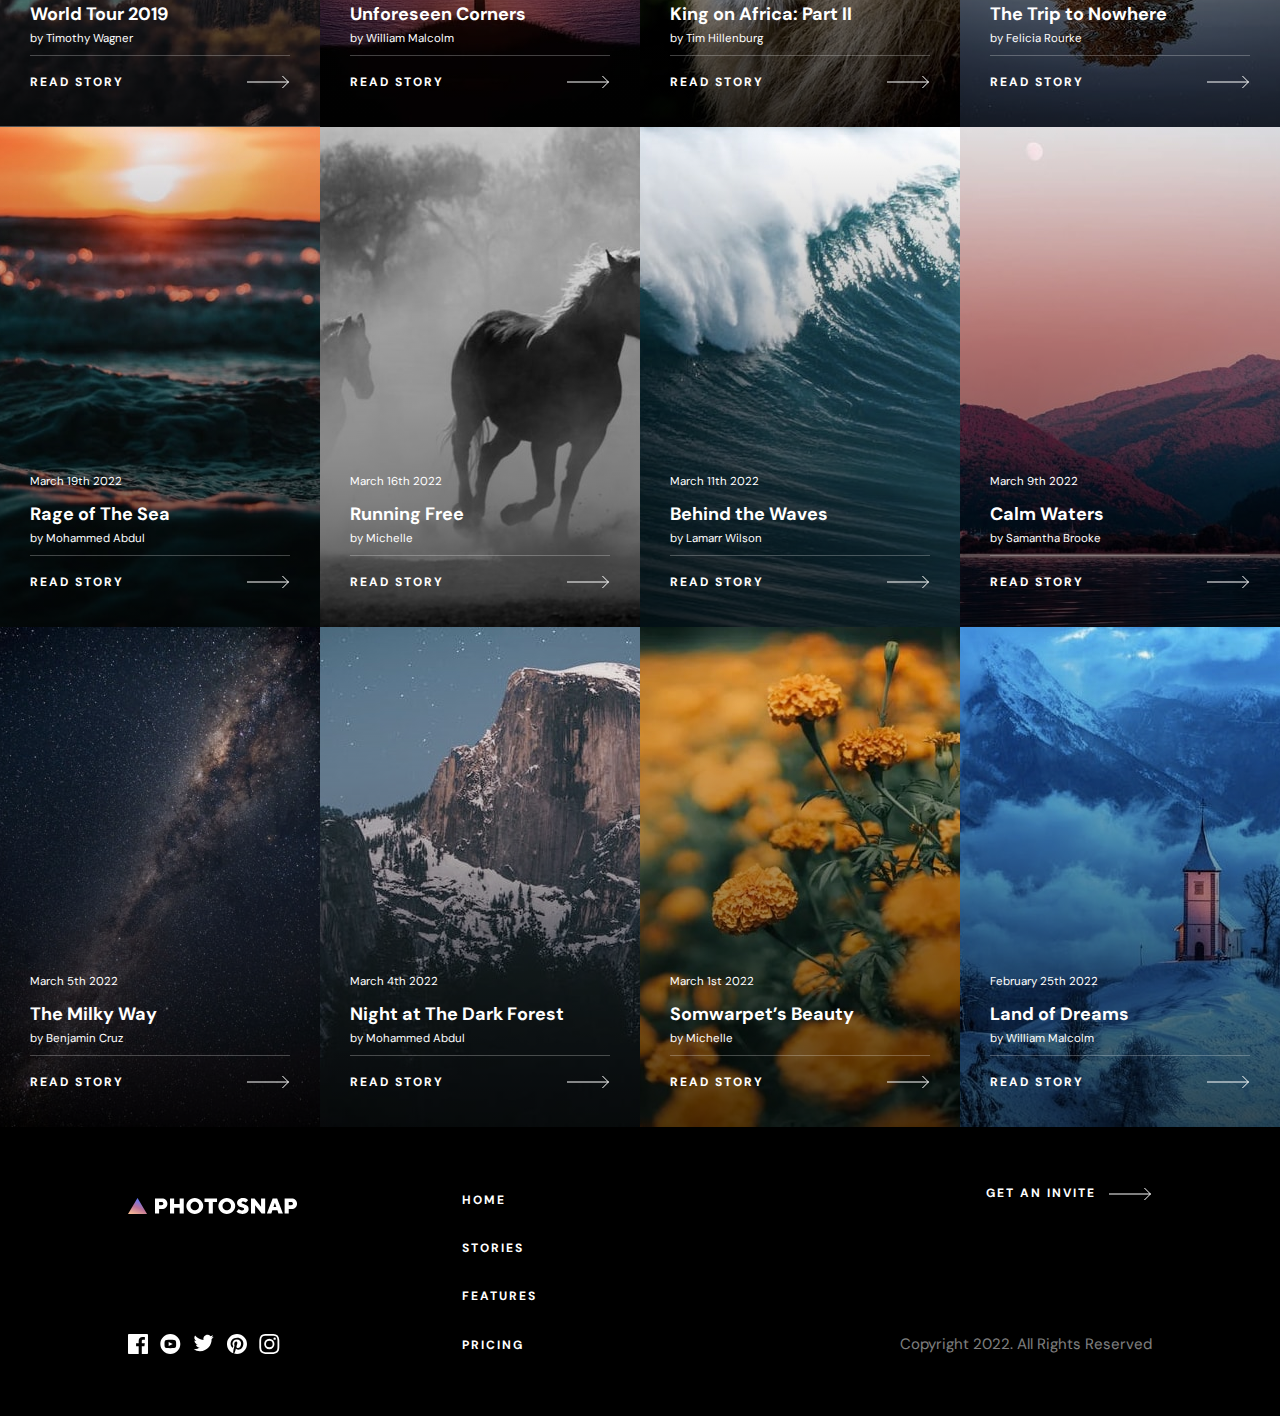
<file: stories.html>
<!DOCTYPE html>
<html lang="en">
<head>
  <meta charset="UTF-8">
  <meta name="viewport" content="width=device-width, initial-scale=1.0">

  <link rel="icon" type="image/png" sizes="32x32" href="./assets/favicon-32x32.png">
  <link rel="icon" type="image/png" sizes="32x32" href="./assets/favicon-32x32.png">
  <link rel="preconnect" href="https://fonts.googleapis.com">
  <link rel="preconnect" href="https://fonts.gstatic.com" crossorigin>
  <link href="https://fonts.googleapis.com/css2?family=DM+Sans:wght@400;700&display=swap" rel="stylesheet">
  <link rel="stylesheet" href="style.css">
  <script defer src="scripts/script.js"></script>
  <script defer src="scripts/blog-page.js" type="module"></script>
  <title>Frontend Mentor | Photosnap Website Challenge</title>
</head>
<body>
  <header>
    <div class="header container flex-ai-center">
      <div class="logo">
        <a href="index.html">
          <img src="assets/shared/desktop/logo.svg" alt="logo">
        </a>
      </div>
      <nav>
        <ul class="desktop-menu__nav flex-ai-center">
          <li><a class="nav-link uppercase" href="stories.html">Stories</a></li>
          <li><a class="nav-link uppercase" href="features.html">Features</a></li>
          <li><a class="nav-link uppercase" href="pricing.html">Pricing</a></li>
        </ul>
      </nav>
      <a href="pricing.html" class="button button__bg-black header-button fs-link uppercase">Get an invite</a>
      <button id="mobile-button" class="mobile-menu__button"></button>
    </div>
    <div class="overlay"></div>
    <div id="mobile-menu" class="mobile-menu">
      <nav>
        <ul class="mobile-menu__nav">
          <li><a class="uppercase color-black" href="stories.html">Stories</a></li>
          <li><a class="uppercase color-black" href="features.html">Features</a></li>
          <li><a class="uppercase color-black" href="pricing.html">Pricing</a></li>
        </ul>
      </nav>
      <a href="pricing.html" class="button__mobile color-white uppercase">Get an invite</a>
    </div>
  </header>
  <section class="hero-stories--page">
    <div class="hero-stories--image bg-image-settings"></div>
    <div class="hero-stories--intro">
      <p class="featured-story uppercase">Last month's featured story</p>
      <h1 class="hero-stories--title max-title uppercase">Hazy full <br> moon of <br> Appalachia</h1>
      <p class="date">March 2nd 2020 <span class="color-white">by John Appleseed</span></p>
      <p class="text-flow"> The dissected plateau area, while not actually made up of geological mountains, 
        is popularly called "mountains," especially in eastern Kentucky and West Virginia, 
        and while the ridges are not high, the terrain is extremely rugged.</p>
      <a class="uppercase color-white flex-ai-center" href="stories.html">
        Read Story
        <img class="arrow" src="assets/shared/desktop/arrow.svg" alt="arrow">
      </a>
    </div>
  </section>
  <section id="blog" class="blog"></section>
  <footer>
    <div class="footer-container container">
      <img class="footer__logo" src="assets/shared/desktop/logo-footer.svg" alt="logo">
      
        <ul class="socials">
          <li>
            <a href="">
              <img class="social__link--icon" src="assets/shared/desktop/facebook.svg" alt="Facebook">
            </a>
          </li>
          <li>
            <a href="">
              <img class="social__link--icon" src="assets/shared/desktop/youtube.svg" alt="YouTube">
            </a>
          </li>
          <li>
            <a href="">
              <img class="social__link--icon" src="assets/shared/desktop/twitter.svg" alt="Twitter">
            </a>
          </li>
          <li>
            <a href=""><img class="social__link--icon" src="assets/shared/desktop/pinterest.svg" alt="Pinterest">
            </a>
          </li>
          <li>
            <a href=""><img class="social__link--icon" src="assets/shared/desktop/instagram.svg" alt="Instagram">
            </a>
          </li>
        </ul>
      
        <ul class="footer-menu__nav">
          <li><a class="footer-menu__nav--link uppercase color-white" href="index.html">Home</a></li>
          <li><a class="footer-menu__nav--link uppercase color-white" href="stories.html">Stories</a></li>
          <li><a class="footer-menu__nav--link uppercase color-white" href="features.html">Features</a></li>
          <li><a class="footer-menu__nav--link uppercase color-white" href="pricing.html">Pricing</a></li>
        </ul>
    
      <a class="invite-link footer__link uppercase color-white flex-ai-center" href="pricing.html">
        Get an invite
        <img class="arrow" src="assets/shared/desktop/arrow.svg" alt="arrow">
      </a>
      <p class="copyright">Copyright 2022. All Rights Reserved</p>
    </div>
  </footer>

</body>
</html>
</file>
<file: style.css>
*, *::before, *::after {-webkit-box-sizing: border-box;box-sizing: border-box;}

:root {
    /* Typography */

    --fs-h1: 2rem;
    --fs-h2: 1.5rem;
    --fs-h3: 1.125rem;
    --fs-body: 0.9375rem;
    --fs-sub: 0.7175rem;
    --fs-link: 0.75rem;
    
    /* Colors */

    --black: 0 0% 0%;
    --white: 0 0% 100%;
    --light-grey: 0 0% 87%;
    --main-accent: linear-gradient(26.57deg, #FFC593 0.42%, #BC7198 43.46%, #5A77FF 83.33%);
}

@media (min-width: 700px) {
    :root {
        --fs-h1: 2.5rem;
    }
}

/* Reset */

body {
    width: 100%;
    height: 100%;
    font-family: 'DM Sans', sans-serif;
    font-size: var(--fs-body);
    line-height: 1.6;
    margin: 0;
    padding: 0;
}

img,
picture{
    display: block;
    max-width: 100%;
    -o-object-fit: cover;
       object-fit: cover;
}

h1, h2, h3, h4, h5, p {
    margin: 0;
}

h1, h2, h3, a {
    font-weight: 700;
}

ul, li {
    margin: 0;
    padding: 0;
}

ul {
    list-style: none;
}

/* Typography */

/*h1, h2 - homepage,  h3 - pricing-page*/

.max-title {
    font-size: var(--fs-h1);
    line-height: 1.2;
    letter-spacing: 3.33px;
}

.mid-title {
    font-size: var(--fs-h2);
    line-height: 1;
}

.min-title {
    font-size: var(--fs-h3);
    font-weight: 700;
    line-height: 1.3;
}

a, 
button,
.pricing-feature__title {
    font-size: var(--fs-link);
    font-weight: 700;
    letter-spacing: 2px;
    line-height: 1.1;
}

.subtitle {
    font-size: var(--fs-sub);
    margin-block: 4px 1em;
}

.text-flow {
    margin-block: 1em 1.4375em;
    color: hsl(var(--white)/.6);
}

a, button {
    font-family: inherit;
    cursor: pointer;
}

a {
    text-decoration: none;
    -webkit-transition: all 300ms ease-in-out;
    -o-transition: all 300ms ease-in-out;
    transition: all 300ms ease-in-out;
}

.hero-stories--intro > a:hover,
.invite-link:hover {
    text-decoration: underline;
}

.color-black {color: hsl(var(--black));}
.color-white {color: hsl(var(--white));}
.color-light-grey {color: hsl(var(--light-grey));}

.uppercase {text-transform: uppercase;}


@media (min-width: 700px) {

    .main-title {
        letter-spacing: 4.17px;
    }

    .text-flow {
        width: 37ch;
        margin-block: 1.3125em 3em;
    }
}

/* Components */

.container {
    width: 80%;
    max-width: 1110px;
    margin: 0 auto;
}

.flex-ai-center {
    display: -webkit-box;
    display: -ms-flexbox;
    display: flex;
    -webkit-box-align: center;
        -ms-flex-align: center;
            align-items: center;
}

.button {
   padding: 0.75em 1.5em;
   -webkit-transition: 350ms;
   -o-transition: 350ms;
   transition: 350ms;
}

.button__bg-black {
    background-color: hsl(var(--black));
    color: hsl(var(--white));
}
.button__bg-white {
    background-color: hsl(var(--white));
    color: hsl(var(--black))
}

.button:hover {
    background-color: hsl(var(--light-grey));
    color: hsl(var(--black))
}

.arrow {
    -webkit-filter: brightness(0) invert(1);
            filter: brightness(0) invert(1);
}

.arrow,
.arrow--black {
    margin-left: 1.125em;
}

.overflow {
    overflow-y: hidden;
}

.bg-image-settings {
    width: 100%;
    min-height: 294px;
    background-repeat: no-repeat;
    background-size: cover;
    background-position: center center;
}

/*** Header ***/

header {
    width: 100%;
}

.header {
    padding-block: 1.75em;
    -webkit-box-pack: justify;
        -ms-flex-pack: justify;
            justify-content: space-between;
    position: relative;
}

.desktop-menu__nav,
.header-button {
    display: none;
}

/* Header Mobile Navigation */

.mobile-menu__button {
    border: none;
    outline: none;
    background-color: transparent;
    width: 20px;
    padding-block: 3px;
    position: relative;
}

.mobile-menu__button:before,
.mobile-menu__button:after{
    content: '';
    display: block;
    width: 20px;
    height: 1px;
    position: absolute;
    left: 0;
    background-color: hsl(var(--black));
    -webkit-transform-origin: center center;
        -ms-transform-origin: center center;
            transform-origin: center center;
    -webkit-transition: top 350ms, -webkit-transform 350ms ease;
    transition: top 350ms, -webkit-transform 350ms ease;
    -o-transition: top 350ms, transform 350ms ease;
    transition: top 350ms, transform 350ms ease;
    transition: top 350ms, transform 350ms ease, -webkit-transform 350ms ease;
}

.mobile-menu__button:before {
    top: -3px;
}

.mobile-menu__button:after {
    top: 3px;
}

.mobile-menu__button.active::before {
    top: 0;
    -webkit-transform: rotate3d(0, 0, 1, 45deg) scale(1.1);
            transform: rotate3d(0, 0, 1, 45deg) scale(1.1);
}

.mobile-menu__button.active::after {
    top: 0;
    -webkit-transform: rotate3d(0, 0, 1, -45deg) scale(1.1);
            transform: rotate3d(0, 0, 1, -45deg) scale(1.1);
}

.mobile-menu {
    position: fixed;
    display: -webkit-box;
    display: -ms-flexbox;
    display: flex;
    -webkit-box-orient: vertical;
    -webkit-box-direction: normal;
        -ms-flex-direction: column;
            flex-direction: column;
    -webkit-box-align: center;
        -ms-flex-align: center;
            align-items: center;
    width: 100%;
    height: 0;
    overflow: hidden;
    background-color: hsl(var(--white));
    z-index: 999;
    -webkit-transition: height 350ms;
    -o-transition: height 350ms;
    transition: height 350ms;
}

.overlay {
    position: fixed;
    width: 100%;
    height: 0;
    background-color: hsl(var(--black)/.5);
    z-index: 0;
    -webkit-transition: height 350ms;
    -o-transition: height 350ms;
    transition: height 350ms;
}

.mobile-menu > nav {
    margin-top: 2em;
}

.mobile-menu__nav > li {
    margin-bottom: 1.25em;
    text-align: center;
}

.button__mobile {
    background-color: hsl(var(--black));
    text-align: center;
    padding: 0.875em 4.25em;
    margin-block: 1.25em 2em;
    position: relative;
}

.button__mobile::before {
    content: '';
    width: 100%;
    height: 1px;
    background: hsl(var(--black)/.25);
    position: absolute;
    top: -20px;
    left: 0;
}

/* Header Desktop and Tablet Navigation */

@media (min-width: 730px) {

    .mobile-menu,
    .mobile-menu__button,
    .overlay {
        display: none;
    }

    .desktop-menu__nav {
        display: -webkit-box;
        display: -ms-flexbox;
        display: flex;
    }

    .nav-link{
        font-size: var(--fs-link);
        color: hsl(var(--black));
        -webkit-transition: color 350ms;
        -o-transition: color 350ms;
        transition: color 350ms;
    }

    .desktop-menu__nav > li:not(:last-child) {
        margin-right: 2.3125em;
    }

    .nav-link:hover {
        color: hsl(var(--light-grey))
    }

    .header-button {
        display: block;
        font-size: var(--fs-link);
    }
}

/*** Hero ***/

.hero {
    display: -webkit-box;
    display: -ms-flexbox;
    display: flex;
    -webkit-box-orient: vertical;
    -webkit-box-direction: normal;
        -ms-flex-direction: column;
            flex-direction: column;
}

.wrapper {
    -webkit-box-ordinal-group: 2;
        -ms-flex-order: 1;
            order: 1;
    background-color: hsl(var(--black));
}

.hero__intro {
    color: hsl(var(--white));
    position: relative;
    padding: 4.5em 2.0625em;
}

.hero__intro::before {
    content: '';
    width: 128px;
    height: 6px;
    background: var(--main-accent);
    display: block;
    position: absolute;
    top: 0;
}

.hero__intro > p {
    color: hsl(var(--white)/.6)
}

.hero__image {
    -webkit-box-ordinal-group: 1;
        -ms-flex-order: 0;
            order: 0;
}

.hero__image--homepage {
    background-image: url('./assets/home/mobile/create-and-share.jpg');
}

.hero__image--feature {
    background-image: url('./assets/features/mobile/hero.jpg');
}

.hero__image--pricing {
    background-image: url('./assets/pricing/mobile/hero.jpg');
}

@media (min-width: 600px) {

    .hero {
        display: -ms-grid;
        display: grid;
        -ms-grid-columns: 1fr 1fr;
        grid-template-columns: 1fr 1fr;
        grid-auto-rows: 1fr;
    }

    .wrapper {
        -webkit-box-ordinal-group: 1;
            -ms-flex-order: 0;
                order: 0;
        display: -webkit-box;
        display: -ms-flexbox;
        display: flex;
        -webkit-box-align: center;
            -ms-flex-align: center;
                align-items: center;
        padding: 10.8125em 3.3125em 10.8125em 0;
    }

    .hero__intro {
        padding: 0 0 0 3.3125em;
    }

    .hero__intro::before {
        content: '';
        width: 6px;
        height: 100%;
        left: 0;
    }

    .hero__intro h1 > span {
        display: block;
    }

    .hero__image {
        -webkit-box-ordinal-group: 2;
            -ms-flex-order: 1;
                order: 1;
    }

    .hero__image--homepage {
        background-image: url('./assets/home/tablet/create-and-share.jpg');
    }

    .hero__image--feature {
        background-image: url('./assets/features/tablet/hero.jpg');
    }

    .hero__image--pricing {
        background-image: url('./assets/pricing/tablet/hero.jpg');
    }

}

@media (min-width: 1000px) {
    .hero__intro {
        padding-left: 7em;
    }

    .hero__image--homepage {
        background-image: url('./assets/home/desktop/create-and-share.jpg');
    }

    .hero__image--feature {
        background-image: url('./assets/features/desktop/hero.jpg');
    }

    .hero__image--pricing {
        background-image: url('./assets/pricing/desktop/hero.jpg');
    }
}

/*** Hero Stories Page ***/

.hero-stories--image {
    background-image: url('./assets/stories/mobile/moon-of-appalacia.jpg');
    height: 375px;
}

.hero-stories--intro {
    background-color: hsl(var(--black));
    color: hsl(var(--white));
    padding: 3em 1.6em;
}

.featured-story {
    font-size: var(--fs-link);
    font-weight: 700;
    letter-spacing: 2px;
    margin-bottom: 1em;
}

.hero-stories--title {
    margin-bottom: 16px;
}

.date {
    font-size: var(--fs-sub);
    color: hsl(var(--white)/.75);
}

@media (min-width: 700px) {
    .hero-stories--page {
        display: -ms-grid;
        display: grid;
        -ms-grid-rows: 1fr;
        -ms-grid-columns: 1fr;
            grid-template: 1fr / 1fr;
    }

    .hero-stories--image,
    .hero-stories--intro {
        -ms-grid-row: 1;
        grid-row: 1;
        -ms-grid-column: 1;
        grid-column: 1;
    }

    .hero-stories--image {
        background-image: url('./assets/stories/tablet/moon-of-appalacia.jpg');
        height: 100%;
        width: 100%;
    }

    .hero-stories--intro {
        padding: 7.625em 0 7.625em 2.4375em;
        background-color: transparent;
    }

    .featured-story {
        margin-bottom: 1.5em;
    }
}

@media (min-width: 1000px) {
    .hero-stories--image {
        background-image: url('./assets/stories/desktop/moon-of-appalacia.jpg');
    }

    .hero-stories--intro {
        padding-left: 7em;
    }
}

/*** About ***/

.about {
    display: -ms-grid;
    display: grid;
    -ms-grid-rows: (auto)[4];
    grid-template-rows: repeat(4, auto);
        grid-template-areas: 
    'image-1'
    'content-1'
    'image-2'
    'content-2';
}

.item-stories{-ms-grid-row: 2;-ms-grid-column: 1;grid-area: content-1;}
.item-design{-ms-grid-row: 4;-ms-grid-column: 1;grid-area: content-2;}
.item-stories__image{-ms-grid-row: 1;-ms-grid-column: 1;grid-area: image-1;}
.item-design__image{-ms-grid-row: 3;-ms-grid-column: 1;grid-area: image-2;}

.about__item {
    padding: 4.5em 2.1em;
}

.about__item > p {
    color: hsl(var(--black)/.6)
}

.about__item--link {
    -webkit-transition: -webkit-text-decoration 350ms ease-in-out;
    transition: -webkit-text-decoration 350ms ease-in-out;
    -o-transition: text-decoration 350ms ease-in-out;
    transition: text-decoration 350ms ease-in-out;
    transition: text-decoration 350ms ease-in-out, -webkit-text-decoration 350ms ease-in-out;
}

.about__item--link:hover {
    text-decoration: underline;
}

.item-stories__image {
    background-image: url('./assets/home/mobile/beautiful-stories.jpg');
}

.item-design__image {
    background-image: url('./assets/home/mobile/designed-for-everyone.jpg');
}

@media (min-width: 600px) {
    .about {
        /*grid-template: repeat(2, auto) / repeat (3, auto);*/
        -ms-grid-columns: 1fr 1fr 1fr;
        grid-template-columns: 1fr 1fr 1fr;
            grid-template-areas: 
        'image-1 content-1 content-1'
        'content-2 content-2 image-2';
    }

    .about__item {
        padding: 8.5em 3.375em;
    }

    .about__item h2 > span {
        display: block;
    }

    .item-stories__image {
        background-image: url('./assets/home/tablet/beautiful-stories.jpg');
    }
    
    .item-design__image {
        background-image: url('./assets/home/tablet/designed-for-everyone.jpg');
    }
    .item-stories {-ms-grid-row: 1;-ms-grid-column: 2;-ms-grid-column-span: 2;
    }
    .item-design {-ms-grid-row: 2;-ms-grid-column: 1;-ms-grid-column-span: 2;
    }
    .item-stories__image {-ms-grid-row: 1;-ms-grid-column: 1;
    }
    .item-design__image {-ms-grid-row: 2;-ms-grid-column: 3;
    }
}

@media (min-width: 1000px) {
    .about {
            grid-template-areas: 
        'image-1 image-1 content-1'
        'content-2 image-2 image-2';
    }

    .about__item {
        padding: 10em 7em;
    }

    .item-stories__image {
        background-image: url('./assets/home/desktop/beautiful-stories.jpg');
    }
    
    .item-design__image {
        background-image: url('./assets/home/desktop/designed-for-everyone.jpg');
        background-position: top center;
    }
    .item-stories {-ms-grid-row: 1;-ms-grid-column: 3;-ms-grid-column-span: 1;
    }
    .item-design {-ms-grid-row: 2;-ms-grid-column: 1;-ms-grid-column-span: 1;
    }
    .item-stories__image {-ms-grid-row: 1;-ms-grid-column: 1;-ms-grid-column-span: 2;
    }
    .item-design__image {-ms-grid-row: 2;-ms-grid-column: 2;-ms-grid-column-span: 2;
    }
}

/*** Blog ***/

.blog {
    display: -ms-grid;
    display: grid;
    -ms-grid-columns: 1fr;
    grid-template-columns: 1fr;
    grid-auto-rows: 375px;
}

.blog__item {
    display: -ms-grid;
    display: grid;
    -ms-grid-rows: 1fr;
    -ms-grid-columns: 1fr;
        grid-template: 1fr / 1fr;
    position: relative;
    -webkit-transition: -webkit-transform 350ms;
    transition: -webkit-transform 350ms;
    -o-transition: transform 350ms;
    transition: transform 350ms;
    transition: transform 350ms, -webkit-transform 350ms;
    width: 100%;
}

.blog__item--1 {
    background-image: url('./assets/stories/mobile/mountains.jpg');
}

.blog__item--2 {
    background-image: url('./assets/stories/mobile/cityscapes.jpg');
}

.blog__item--3 {
    background-image: url('./assets/stories/mobile/18-days-voyage.jpg');
}

.blog__item--4 {
    background-image: url('./assets/stories/mobile/architecturals.jpg');
}

.blog__item::after {
    content: '';
    width: 100%;
    height: 6px;
    background: var(--main-accent);
    position: absolute;
    bottom: 0;
    visibility: hidden;
    -webkit-transition: visibility 350ms;
    -o-transition: visibility 350ms;
    transition: visibility 350ms;
}

.blog__item:hover {
    -webkit-transform: translateY(-20px);
        -ms-transform: translateY(-20px);
            transform: translateY(-20px);
    border-bottom: 6px solid var(--main-accent);
}

.blog__item:hover::after {
    visibility: visible;
}

.blog__item--image,
.blog__item--content {
    -ms-grid-row: 1;
    grid-row: 1;
    -ms-grid-column: 1;
    grid-column: 1;
}

.blog__item--content {
    display: -webkit-box;
    display: -ms-flexbox;
    display: flex;
    -webkit-box-orient: vertical;
    -webkit-box-direction: normal;
        -ms-flex-direction: column;
            flex-direction: column;
    -webkit-box-pack: end;
        -ms-flex-pack: end;
            justify-content: flex-end;
    padding-inline: 2em;
    padding-bottom: 2.5em;
    background: 
    -webkit-gradient(linear, left top, left bottom, color-stop(0.27%, rgba(0, 0, 0, 0.0001)), 
                  to(rgba(0, 0, 0, 0.661222)));
    background: 
    -o-linear-gradient(top, rgba(0, 0, 0, 0.0001) 0.27%, 
                  rgba(0, 0, 0, 0.661222) 100%);
    background: 
    linear-gradient(180deg, rgba(0, 0, 0, 0.0001) 0.27%, 
                  rgba(0, 0, 0, 0.661222) 100%);
}

.blog__item--link {
    width: 100%;
    -webkit-box-pack: justify;
        -ms-flex-pack: justify;
            justify-content: space-between;
    margin-top: 1.25em;
    position: relative;
}

.blog__item--link::before {
    content: '';
    width: 100%;
    height: 1px;
    background: hsl(var(--white)/.25);
    position: absolute;
    top: -20px;
    left: 0;
}

@media (min-width: 600px) {
    .blog {
        -ms-grid-columns: 1fr 1fr;
        grid-template-columns: 1fr 1fr;
        grid-auto-rows: 500px;
    }

    .blog__item--1 {
        background-image: url('./assets/stories/desktop/mountains.jpg');
    }

    .blog__item--2 {
        background-image: url('./assets/stories/desktop/cityscapes.jpg');
    }
    
    .blog__item--3 {
        background-image: url('./assets/stories/desktop/18-days-voyage.jpg');
    }
    
    .blog__item--4 {
        background-image: url('./assets/stories/desktop/architecturals.jpg');
    }
}

@media (min-width: 900px) {
    .blog {
        -ms-grid-columns: (1fr)[4];
        grid-template-columns: repeat(4, 1fr);
    }
}

/*** Features ***/

.features-container,
.features-page__container {
    margin-block: 5em;
}

.features-page__container {
    display: -ms-grid;
    display: grid;
    -ms-grid-rows: auto;
    -ms-grid-columns: auto;
        grid-template: auto / auto;
    gap: 3.5em;
}

.features-container {
    display: -webkit-box;
    display: -ms-flexbox;
    display: flex;
    -webkit-box-orient: vertical;
    -webkit-box-direction: normal;
        -ms-flex-direction: column;
            flex-direction: column;
    gap: 3.5em;
}

.feature__item {
   display: -ms-grid;
   display: grid;
   -ms-grid-rows: 1fr 1fr;
   -ms-grid-columns: 1fr;
       grid-template: 1fr 1fr / 1fr;
   justify-items: center;
}

.feature__item--img {
    margin-bottom: 3em;
}

.feature__item--body {
    text-align: center;
}

.feature__item--body > h3 {
    margin-bottom: 1em;
    text-align: center;
}

.feature__item--body > p {
   color: hsl(var(--black)/.6);
}

@media (min-width: 600px) {

    .features-container,
    .features-page__container {
        margin-block: 7.5em;
    }

    .feature__item--body > p {
        width: 40ch;
     }
}

@media (min-width: 1110px) {

    .features-container {
        -webkit-box-orient: horizontal;
        -webkit-box-direction: normal;
            -ms-flex-direction: row;
                flex-direction: row;
        -webkit-box-pack: center;
            -ms-flex-pack: center;
                justify-content: center;
        gap: 1.875em;
    }

    .features-page__container {
        -ms-grid-rows: auto 6.5 auto;
        -ms-grid-columns: auto 1.875em auto 1.875em auto;
            grid-template: repeat(2, auto) / repeat(3, auto);
        -webkit-column-gap: 1.875em;
           -moz-column-gap: 1.875em;
                column-gap: 1.875em;
        row-gap: 6.5;
    }

    .feature__item--body > p {
        width: 35ch;
     }
}

/* Features page Beta*/

.beta {
    background-image: url('./assets/shared/mobile/bg-beta.jpg');
}

.beta__container {
    padding-block: 4em;
    position: relative;
}

.beta__container::before {
    content: '';
    width: 128px;
    height: 6px;
    background: var(--main-accent);
    display: block;
    position: absolute;
    top: 0;
}

.beta__link {
    margin-top: 4em;
}

@media (min-width: 700px) {
    .beta {
        background-image: url('./assets/shared/tablet/bg-beta.jpg');
        position: relative;
    }

    .beta::before {
        content: '';
        width: 6px;
        height: 100%;
        background: var(--main-accent);
        display: block;
        position: absolute;
        left: 0;
    }

    .beta__container {
        display: -webkit-box;
        display: -ms-flexbox;
        display: flex;
        -webkit-box-pack: justify;
            -ms-flex-pack: justify;
                justify-content: space-between;
        -webkit-box-align: center;
            -ms-flex-align: center;
                align-items: center;
        padding-block: 4.25em;
    }

    .beta__container::before {
        display: none;
    }

    .beta__link {
        margin-top: 0;
    }
}

/*** Pricing ***/

.pricing-container {
    margin-block: 4em;
}

/* Toggle */

.subscrption-toggle {
    -webkit-box-pack: center;
        -ms-flex-pack: center;
            justify-content: center;
    margin-bottom: 2.5em;
}

input[type="checkbox"] {
    width: 0;
    height: 0;
    visibility: hidden;
    position: absolute;
}

.toggle {
    width: 64px;
    height: 32px;
    background-color: #d7d7d7;
    border-radius: 100px;
    display: block;
    position: relative;
    margin-inline: 2em;
    -webkit-box-ordinal-group: 2;
        -ms-flex-order: 1;
            order: 1;
}

.toggle::after {
    content: '';
    width: 24px;
    height: 24px;
    background-color: hsl(var(--black));
    border-radius: 100%;
    position: absolute;
    left: 4px;
    top: 4px;
}

input[type="checkbox"]:checked + .toggle {
    background-color: hsl(var(--black));
}

input[type="checkbox"]:checked + .toggle::after {
    background-color: hsl(var(--white));
    left: calc(100% - 4px);
    -webkit-transform: translateX(-100%);
        -ms-transform: translateX(-100%);
            transform: translateX(-100%);
}

.monthly {
    -webkit-box-ordinal-group: 1;
        -ms-flex-order: 0;
            order: 0;
}

.yearly {
    color: hsl(var(--black)/.5);
    -webkit-box-ordinal-group: 3;
        -ms-flex-order: 2;
            order: 2;
}

input[type="checkbox"]:checked ~ .yearly {
    color: hsl(var(--black));
}

input[type="checkbox"]:checked ~ .monthly {
    color: hsl(var(--black)/.5);
}

/* Cards */

.pricing-cards {
    display: -webkit-box;
    display: -ms-flexbox;
    display: flex;
    -webkit-box-orient: vertical;
    -webkit-box-direction: normal;
        -ms-flex-direction: column;
            flex-direction: column;
    gap: 1.5em;
}

.pricing-card {
    display: -ms-grid;
    display: grid;
    justify-items: center;
    text-align: center;
    padding: 3.5em 1.375em 2.5em 1.375em;
    background-color: #f5f5f5;
}

.pricing-card__pro {
    background-color: hsl(var(--black));
    position: relative;
}

.pricing-card__pro::before {
    content: '';
    width: 100%;
    height: 6px;
    background: var(--main-accent);
    display: block;
    position: absolute;
    top: 0;
}

.pricing-card__title {
    margin-bottom: 1.125em;
}

.pricing-card__text {
    color: hsl(var(--black)/.6);
    margin-bottom: 2.5em;
}

.pricing-card__pro > .pricing-card__text {
    color: hsl(var(--white)/.6);
}

.price > span {
    display: block;
    font-size: var(--fs-body);
    font-weight: 400;
    color: hsl(var(--black)/.6);
    letter-spacing: 0;
}

.per-year {
    display: none;
}

.price--pro > span {
    color: hsl(var(--white)/.6);
}

.pricing-card__button {
    border: none;
    padding: 0.875em 5.3125em;
    margin-top: 2.5em;
}

@media (min-width: 700px) and (max-width: 1099px) {

    .pricing-container {
        margin-block: 7em;
    }

    .pricing-card {
        -ms-grid-rows: (auto)[3];
        -ms-grid-columns: repeat (2, auto);
            grid-template: repeat(3, auto)/ repeat (2, auto);
        text-align: left;
        justify-items: start;
        padding: 2.5em;
    }

    .pricing-card__pro::before {
        height: 100%;
        width: 6px;
        left: 0;
    }

    .pricing-card__title {
        -ms-grid-row: 1;
        grid-row: 1;
    }

    .pricing-card__text {
        -ms-grid-row: 2;
        grid-row: 2;
    }

    .pricing-card__button {
        -ms-grid-row: 3;
        grid-row: 3;
    }

    .pricing-card__title,
    .pricing-card__text,
    .pricing-card__button {
        -ms-grid-column: 1;
        grid-column: 1;
    }

    .price {
        -ms-grid-row: 1;
        -ms-grid-row-span: 2;
        grid-row: 1 / 3;
        -ms-grid-column: 2;
        grid-column: 2;
        text-align: right;
        -ms-grid-column-align: end;
            justify-self: end;
    }
}

@media (min-width: 1100px) {

    .pricing-container {
        margin-block: 7.5em;
    }

    .pricing-cards {
        -webkit-box-orient: horizontal;
        -webkit-box-direction: normal;
            -ms-flex-direction: row;
                flex-direction: row;
        gap: 1.875em;
        -webkit-box-align: center;
            -ms-flex-align: center;
                align-items: center;
        -webkit-box-pack: center;
            -ms-flex-pack: center;
                justify-content: center;
    }

    .pricing-card {
        padding-inline: 2.5em;
    }

    .pricing-card__pro {
        padding-block: 5.5em 4.4375em;
    }

}

/*** Pricing Features ***/

.pricing-features__content {
    display: none;
}

.pricing-features {
    margin-bottom: 3em;
}

.pricing-features > h3 {
    display: none;
}

.pricing-features__item {
    display: -ms-grid;
    display: grid;
    -ms-grid-rows: (auto)[3];
    -ms-grid-columns: (auto)[3];
        grid-template: repeat(3, auto)/ repeat(3, auto);
    padding-block: 1.5em;
    border-bottom: 1px solid #dfdfdf;
}

.pricing-features__title--main {
    padding-bottom: 1.5em;
    border-bottom: 1px solid hsl(var(--black));
}

.pricing-features__title {
    margin-bottom: 1em;
    -ms-grid-row: 1;
    grid-row: 1;
    -ms-grid-column: 1;
    -ms-grid-column-span: 3;
    grid-column: 1 / 4;
}

.pricing-features__option  {
    font-size: 10px;
    font-weight: 700;
    letter-spacing: 1.67px;
    line-height: 1.3;
    color: hsl(var(--black)/.5);
    margin-bottom: 0.5em;
}

.basic-option {
    -ms-grid-row: 2;
    grid-row: 2;
    -ms-grid-column: 1;
    grid-column: 1;
}

.pro-option {
    -ms-grid-row: 2;
    grid-row: 2;
    -ms-grid-column: 2;
    grid-column: 2;
}

.business-option {
    -ms-grid-row: 2;
    grid-row: 2;
    -ms-grid-column: 3;
    grid-column: 3;
}

.basic-option--check {
    -ms-grid-row: 3;
    grid-row: 3;
    -ms-grid-column: 1;
    grid-column: 1;
}

.pro-option--check {
    -ms-grid-row: 3;
    grid-row: 3;
    -ms-grid-column: 2;
    grid-column: 2;
}

.business-option--check {
    -ms-grid-row: 3;
    grid-row: 3;
    -ms-grid-column: 3;
    grid-column: 3;
}

@media (min-width: 700px) {

    .pricing-features__content--mobile {
        display: none;
    }

    .pricing-features__content {
        display: -webkit-box;
        display: -ms-flexbox;
        display: flex;
        -webkit-box-pack: center;
            -ms-flex-pack: center;
                justify-content: center;
        margin-top: 4em;
    }

    .pricing-features > h3 {
        display: block;
        text-align: center;
    }

    table {
        width: 80%;
        border-collapse: collapse;
    }

    .features {
        border-bottom: 1px solid hsl(var(--black));
    }

    .features:nth-child(2),
    .features:nth-child(3),
    .features:nth-child(4) {
        text-align: center;
    }

    .options > img {
        margin: 0 auto;
    }

    .options {
        border-bottom: 1px solid #dfdfdf;
    }

    td {
        padding: 1.5em;
        font-weight: 700;
    }
}

/*** Footer ***/

footer {
    background-color: hsl(var(--black));
    padding-block: 3.5em;
}

.footer-container {
  display: -webkit-box;
  display: -ms-flexbox;
  display: flex;
  -webkit-box-orient: vertical;
  -webkit-box-direction: normal;
      -ms-flex-direction: column;
          flex-direction: column;
  -webkit-box-align: center;
      -ms-flex-align: center;
          align-items: center;
}

.footer__logo {
    margin-bottom: 2em;
}

.socials {
    display: -webkit-box;
    display: -ms-flexbox;
    display: flex;
    -webkit-column-gap: 0.8125em;
       -moz-column-gap: 0.8125em;
            column-gap: 0.8125em;
    margin-bottom: 3.0625em;
}

.social__link--icon {
    -webkit-filter: brightness(0) invert(1);
            filter: brightness(0) invert(1);
    -webkit-transition: -webkit-filter 350ms;
    transition: -webkit-filter 350ms;
    -o-transition: filter 350ms;
    transition: filter 350ms;
    transition: filter 350ms, -webkit-filter 350ms;
}

.social__link--icon:hover {
    -webkit-filter: brightness(1) invert(0);
            filter: brightness(1) invert(0);
}

.footer-menu__nav {
    text-align: center;
    margin-bottom: 7.5em;
}

.copyright {
    color: hsl(var(--white)/.5)
}

.footer-container > .invite-link {
    margin-bottom: 2.125em;
}

@media (min-width: 700px) {

    footer {
        padding-block: 4em;
    }

    .footer-container {
        display: -ms-grid;
        display: grid;
        -ms-grid-columns: (auto)[3];
        grid-template-columns: repeat(3, auto);
        -ms-grid-rows: (auto)[3];
        grid-template-rows: repeat(3, auto);
            grid-template-areas: 
        'logo logo link'
        'navigation navigation navigation'
        'socials . copyright';
    }

    .footer__logo {
        grid-area: logo;
    }

    .socials {
        grid-area: socials;
        margin-bottom: 0;
    }

    .footer-menu__nav {
        grid-area: navigation;
        display: -webkit-box;
        display: -ms-flexbox;
        display: flex;
        gap: 1.625em;
    }

    .footer__link {
        grid-area: link;
        margin-left: auto;
    }

    .copyright {
        grid-area: copyright;
        margin-left: auto;
    }
}

@media (min-width: 700px) {

    .footer__logo {-ms-grid-row: 1;-ms-grid-column: 1;-ms-grid-column-span: 2;
    }

    .socials {-ms-grid-row: 3;-ms-grid-column: 1;
    }

    .footer-menu__nav {-ms-grid-row: 2;-ms-grid-column: 1;-ms-grid-column-span: 3;
    }

    .footer__link {-ms-grid-row: 1;-ms-grid-column: 3;
    }

    .copyright {-ms-grid-row: 3;-ms-grid-column: 3;
    }}

@media (min-width: 1000px) {

    .footer__logo,
    .footer-menu__nav,
    .footer__link {
        margin-bottom: 0;
    }

    .footer-menu__nav {
        -webkit-box-orient: vertical;
        -webkit-box-direction: normal;
            -ms-flex-direction: column;
                flex-direction: column;
        text-align: left;
        -ms-grid-column: 2;
        grid-column: 2;
        -ms-grid-row: 1;
        -ms-grid-row-span: 3;
        grid-row: 1 / 4;
    }

    .footer-menu__nav--link {
        -webkit-transition: color 350ms ease-in-out;
        -o-transition: color 350ms ease-in-out;
        transition: color 350ms ease-in-out;
    }

    .footer-menu__nav--link:hover {
        color: hsl(var(--white)/.3)
    }
}
</file>
